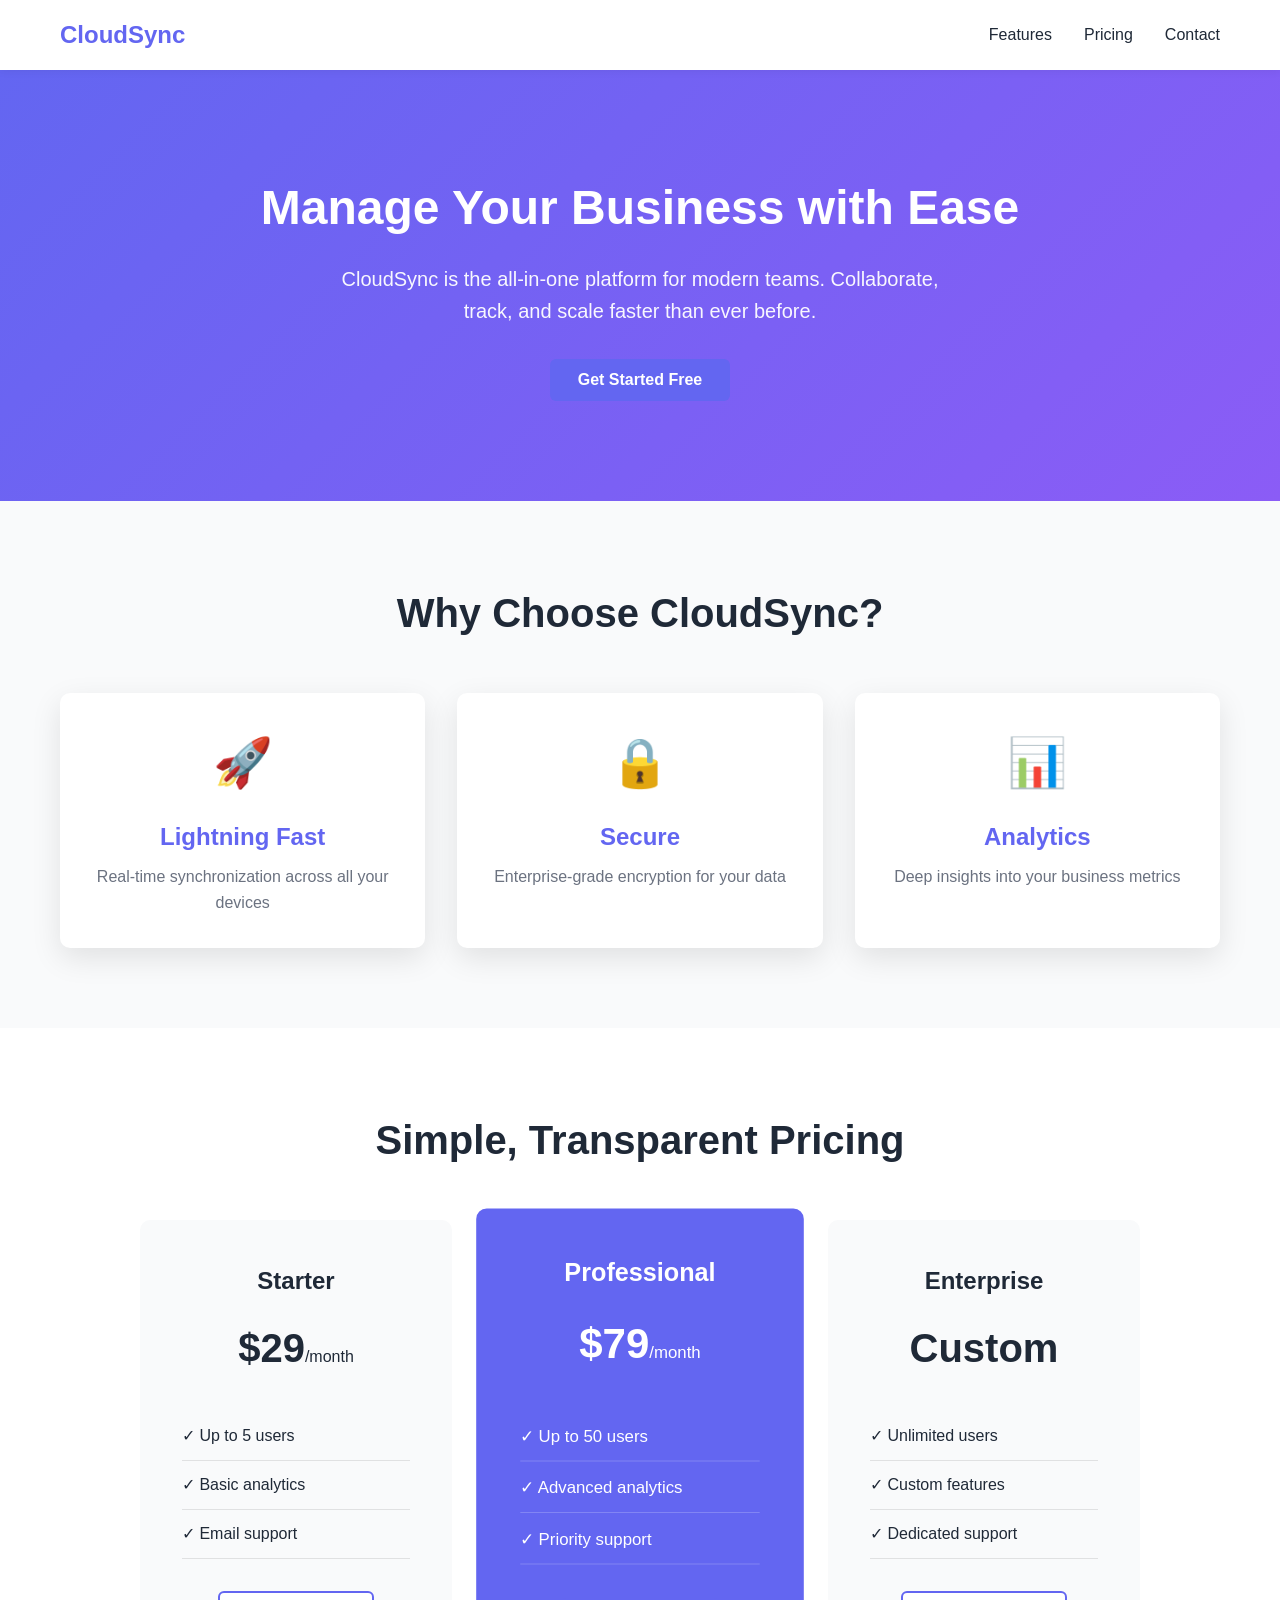
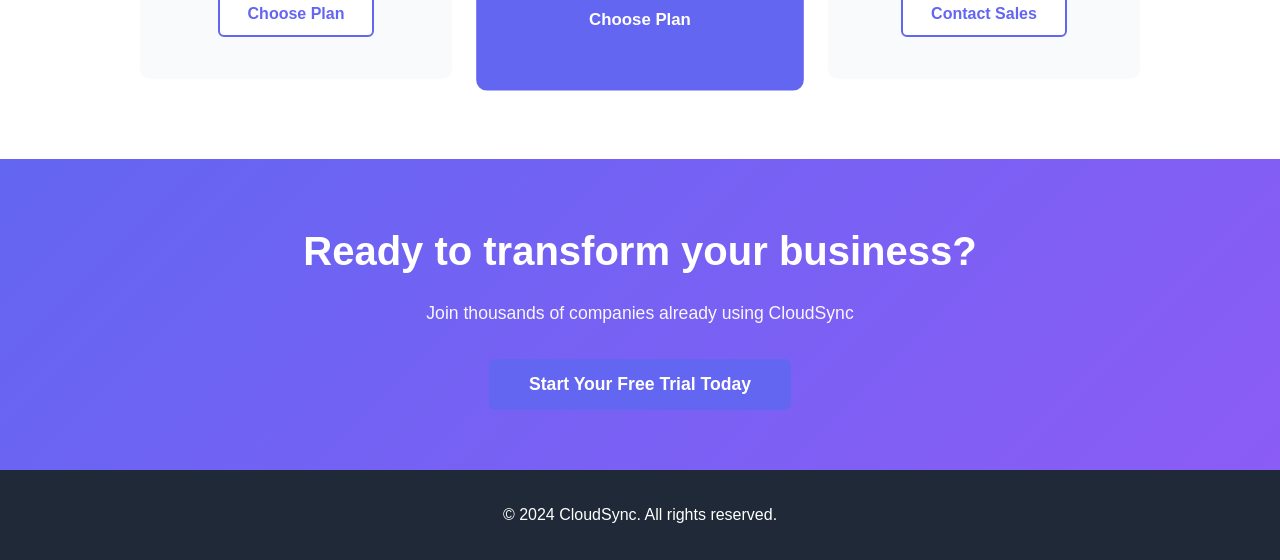
<file: Section 4/index.html>
<!DOCTYPE html>
<html lang="en">
<head>
    <meta charset="UTF-8">
    <meta name="viewport" content="width=device-width, initial-scale=1.0">
    <title>CloudSync - Modern SaaS Platform</title>
    <link rel="stylesheet" href="style.css">
</head>
<body>
    <!-- Navigation -->
    <nav class="navbar">
        <div class="container">
            <div class="logo">CloudSync</div>
            <ul class="nav-links">
                <li><a href="#features">Features</a></li>
                <li><a href="#pricing">Pricing</a></li>
                <li><a href="#contact">Contact</a></li>
            </ul>
        </div>
    </nav>

    <!-- Hero Section -->
    <section class="hero">
        <div class="container">
            <div class="hero-content">
                <h1>Manage Your Business with Ease</h1>
                <p>CloudSync is the all-in-one platform for modern teams. Collaborate, track, and scale faster than ever before.</p>
                <button class="btn btn-primary">Get Started Free</button>
            </div>
        </div>
    </section>

    <!-- Features Section -->
    <section id="features" class="features">
        <div class="container">
            <h2>Why Choose CloudSync?</h2>
            <div class="features-grid">
                <div class="feature-card">
                    <div class="feature-icon">🚀</div>
                    <h3>Lightning Fast</h3>
                    <p>Real-time synchronization across all your devices</p>
                </div>
                <div class="feature-card">
                    <div class="feature-icon">🔒</div>
                    <h3>Secure</h3>
                    <p>Enterprise-grade encryption for your data</p>
                </div>
                <div class="feature-card">
                    <div class="feature-icon">📊</div>
                    <h3>Analytics</h3>
                    <p>Deep insights into your business metrics</p>
                </div>
            </div>
        </div>
    </section>

    <!-- Pricing Section -->
    <section id="pricing" class="pricing">
        <div class="container">
            <h2>Simple, Transparent Pricing</h2>
            <div class="pricing-grid">
                <div class="pricing-card">
                    <h3>Starter</h3>
                    <p class="price">$29<span>/month</span></p>
                    <ul class="features-list">
                        <li>✓ Up to 5 users</li>
                        <li>✓ Basic analytics</li>
                        <li>✓ Email support</li>
                    </ul>
                    <button class="btn btn-secondary">Choose Plan</button>
                </div>
                <div class="pricing-card featured">
                    <h3>Professional</h3>
                    <p class="price">$79<span>/month</span></p>
                    <ul class="features-list">
                        <li>✓ Up to 50 users</li>
                        <li>✓ Advanced analytics</li>
                        <li>✓ Priority support</li>
                    </ul>
                    <button class="btn btn-primary">Choose Plan</button>
                </div>
                <div class="pricing-card">
                    <h3>Enterprise</h3>
                    <p class="price">Custom</p>
                    <ul class="features-list">
                        <li>✓ Unlimited users</li>
                        <li>✓ Custom features</li>
                        <li>✓ Dedicated support</li>
                    </ul>
                    <button class="btn btn-secondary">Contact Sales</button>
                </div>
            </div>
        </div>
    </section>

    <!-- CTA Section -->
    <section class="cta">
        <div class="container">
            <h2>Ready to transform your business?</h2>
            <p>Join thousands of companies already using CloudSync</p>
            <button class="btn btn-primary btn-large">Start Your Free Trial Today</button>
        </div>
    </section>

    <!-- Footer -->
    <footer class="footer">
        <div class="container">
            <p>&copy; 2024 CloudSync. All rights reserved.</p>
        </div>
    </footer>
</body>
</html>
</file>
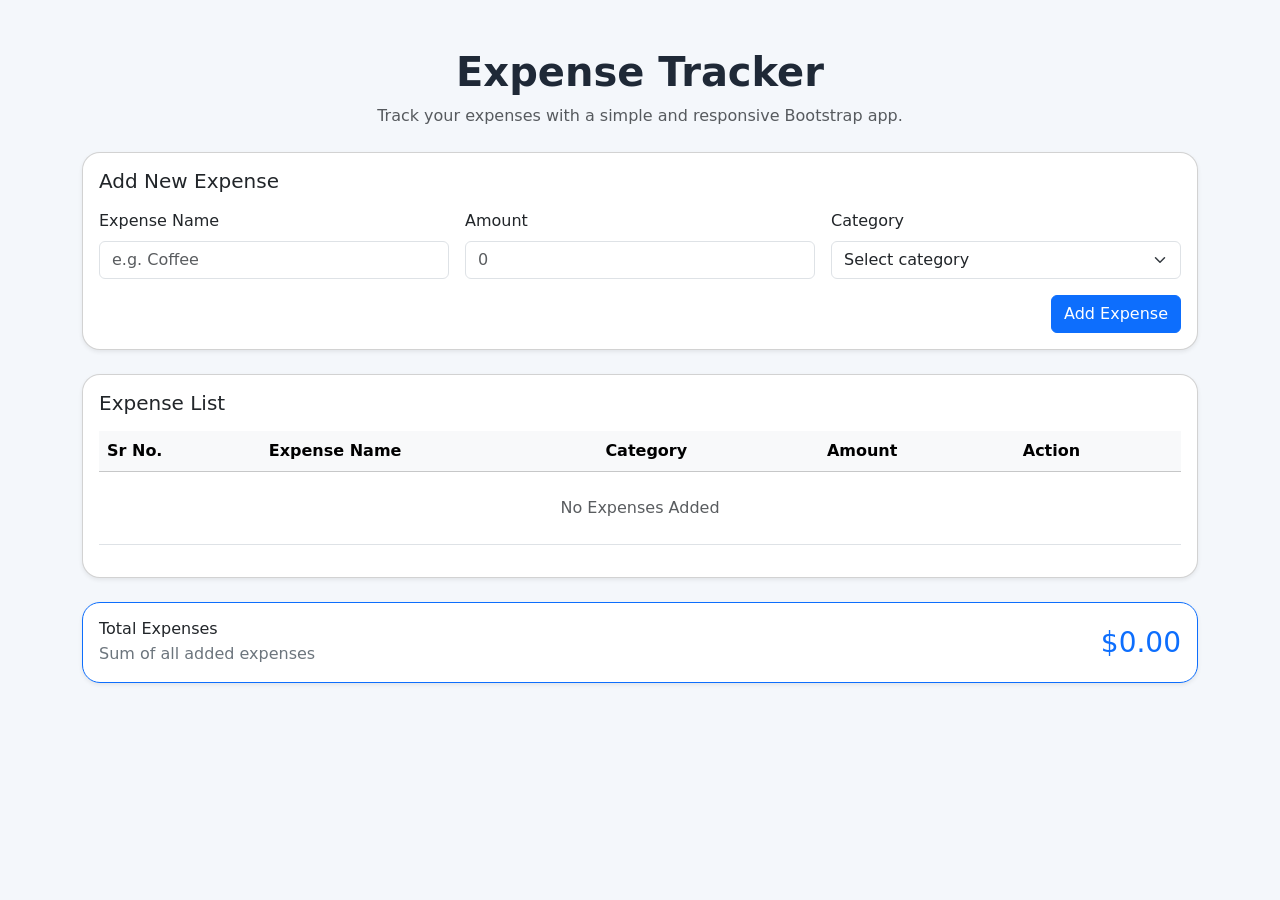
<file: JS/Expense tracker JS/index.html>
<!DOCTYPE html>
<html lang="en">
  <head>
    <meta charset="UTF-8" />
    <meta name="viewport" content="width=device-width, initial-scale=1.0" />
    <title>Expense Tracker</title>
    <link href="https://cdn.jsdelivr.net/npm/bootstrap@5.3.3/dist/css/bootstrap.min.css" rel="stylesheet" />
    <link rel="stylesheet" href="style.css" />
  </head>
  <body>
    <main class="container py-5">
      <div class="text-center mb-4">
        <h1 class="fw-bold">Expense Tracker</h1>
        <p class="text-muted">Track your expenses with a simple and responsive Bootstrap app.</p>
      </div>

      <div class="card shadow-sm mb-4">
        <div class="card-body">
          <h5 class="card-title mb-3">Add New Expense</h5>
          <form id="expense-form" class="row g-3">
            <div class="col-md-4">
              <label for="expense-name" class="form-label">Expense Name</label>
              <input type="text" class="form-control" id="expense-name" placeholder="e.g. Coffee" />
            </div>
            <div class="col-md-4">
              <label for="expense-amount" class="form-label">Amount</label>
              <input type="number" class="form-control" id="expense-amount" placeholder="0" min="0" />
            </div>
            <div class="col-md-4">
              <label for="expense-category" class="form-label">Category</label>
              <select class="form-select" id="expense-category">
                <option value="" selected>Select category</option>
                <option value="Food">Food</option>
                <option value="Travel">Travel</option>
                <option value="Shopping">Shopping</option>
                <option value="Bills">Bills</option>
                <option value="Other">Other</option>
              </select>
            </div>
            <div class="col-12 text-end">
              <button type="submit" class="btn btn-primary">Add Expense</button>
            </div>
          </form>
        </div>
      </div>

      <div id="alert-container" class="mb-3"></div>

      <div class="card shadow-sm mb-4">
        <div class="card-body">
          <h5 class="card-title mb-3">Expense List</h5>
          <div class="table-responsive">
            <table class="table table-hover align-middle">
              <thead class="table-light">
                <tr>
                  <th scope="col">Sr No.</th>
                  <th scope="col">Expense Name</th>
                  <th scope="col">Category</th>
                  <th scope="col">Amount</th>
                  <th scope="col">Action</th>
                </tr>
              </thead>
              <tbody id="expense-table-body">
                <tr>
                  <td colspan="5" class="text-center text-muted py-4">No Expenses Added</td>
                </tr>
              </tbody>
            </table>
          </div>
        </div>
      </div>

      <div class="card border-primary shadow-sm">
        <div class="card-body d-flex justify-content-between align-items-center">
          <div>
            <h6 class="mb-1">Total Expenses</h6>
            <p class="mb-0 text-secondary">Sum of all added expenses</p>
          </div>
          <h3 class="mb-0 text-primary" id="total-amount">$0.00</h3>
        </div>
      </div>
    </main>

    <script src="script.js"></script>
  </body>
</html>
</file>
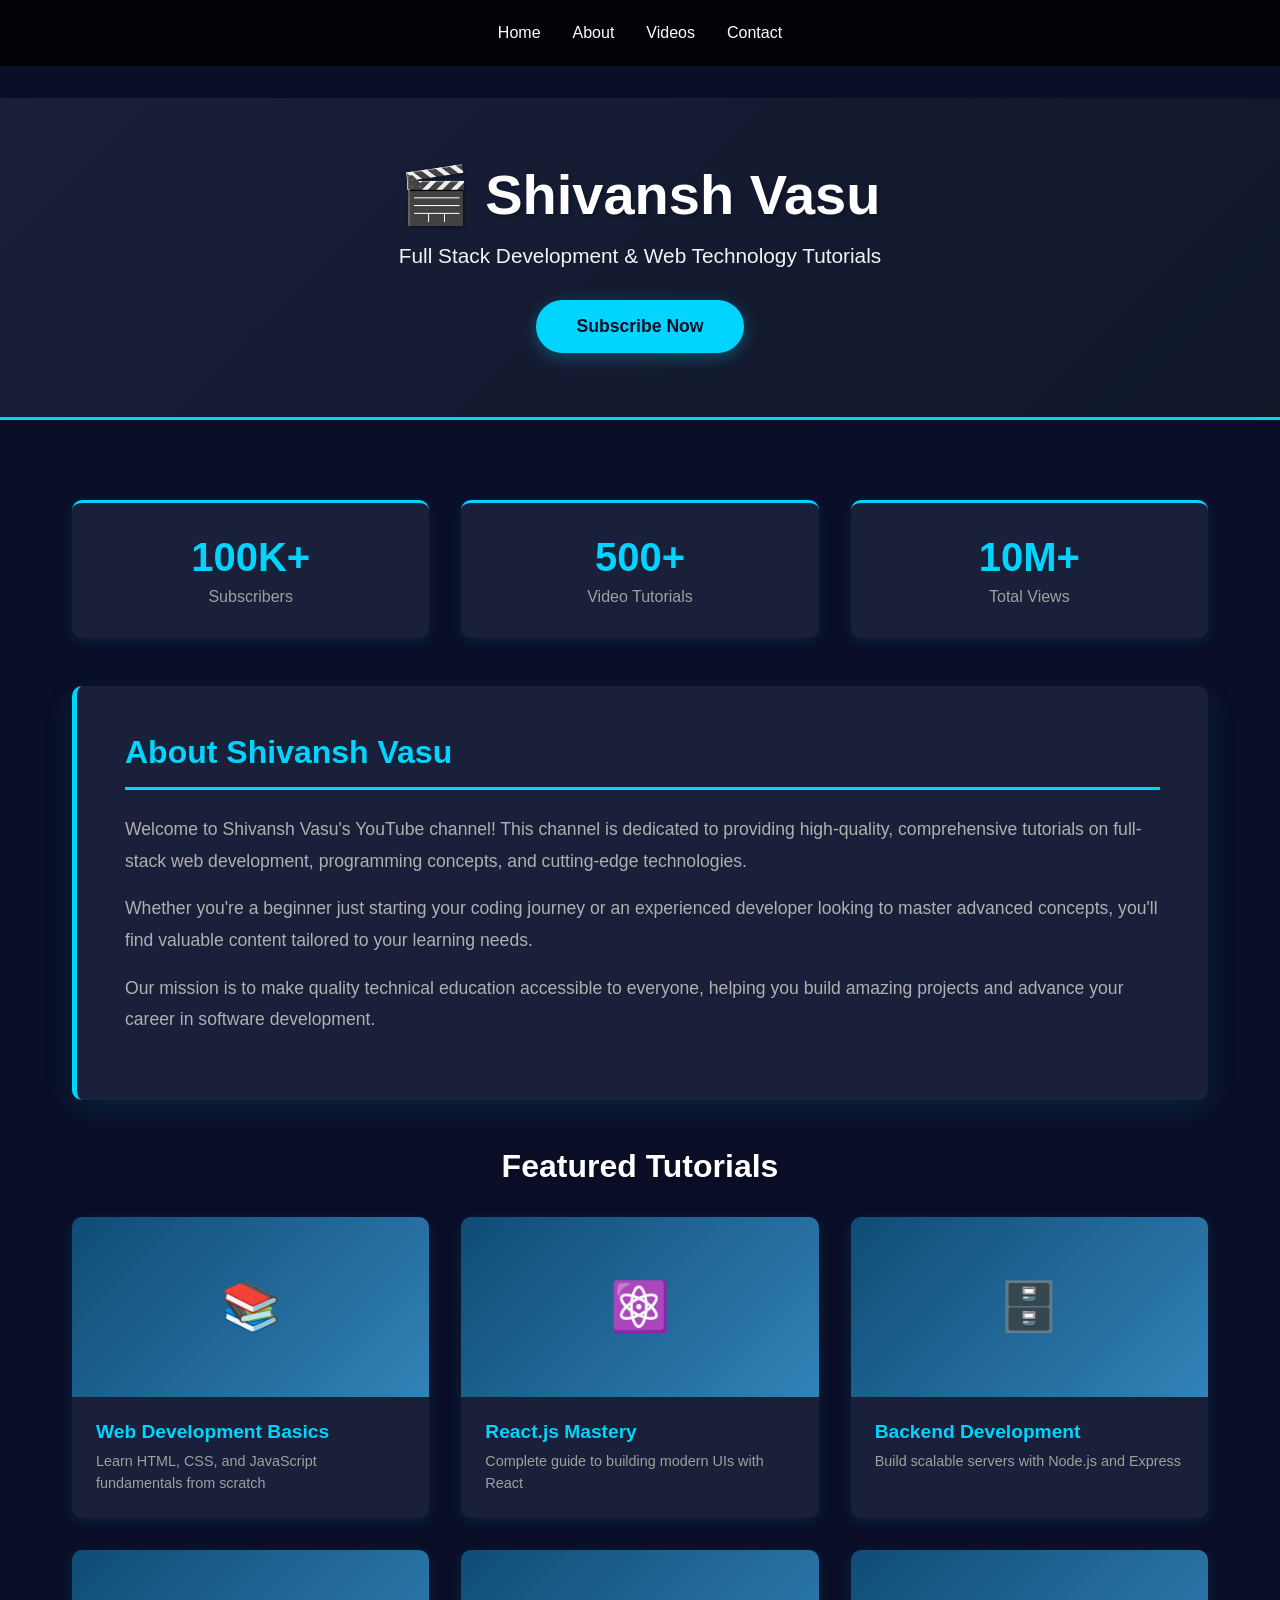
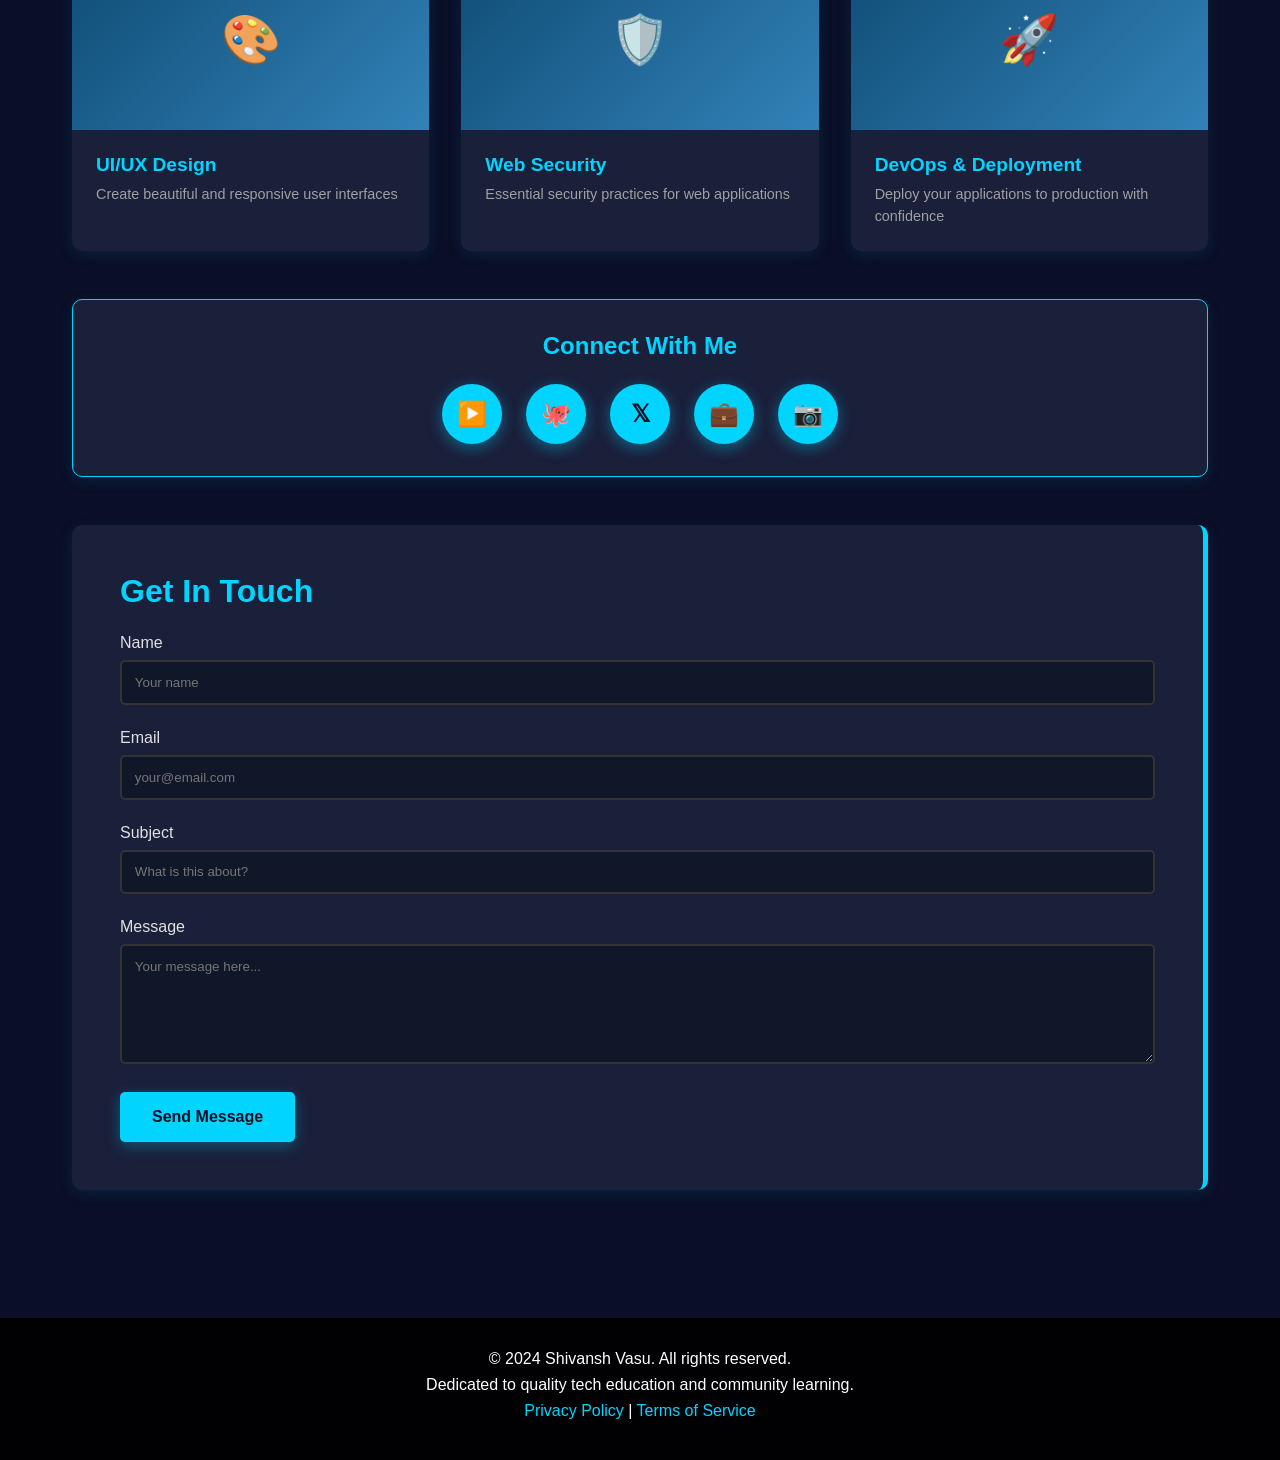
<file: shivansh-vasu-yt.html>
<!DOCTYPE html>
<html lang="en">
<head>
    <meta charset="UTF-8">
    <meta name="viewport" content="width=device-width, initial-scale=1.0">
    <title>Shivansh Vasu - YouTube Channel</title>
    <style>
        * {
            margin: 0;
            padding: 0;
            box-sizing: border-box;
        }

        body {
            font-family: 'Segoe UI', Tahoma, Geneva, Verdana, sans-serif;
            background: #0a0e27;
            min-height: 100vh;
            color: #e0e0e0;
        }

        /* Navigation */
        nav {
            background: rgba(0, 0, 0, 0.8);
            padding: 1rem 2rem;
            position: sticky;
            top: 0;
            z-index: 100;
            backdrop-filter: blur(10px);
            padding-top: 1.5rem;
            padding-bottom: 1.5rem;
        }

        nav ul {
            list-style: none;
            display: flex;
            justify-content: center;
            gap: 2rem;
            max-width: 1200px;
            margin: 0 auto;
        }

        nav a {
            color: #fff;
            text-decoration: none;
            font-weight: 500;
            transition: color 0.3s ease;
        }

        nav a:hover {
            color: #00d4ff;
        }

        /* Header Section */
        .header {
            background: linear-gradient(135deg, #1a1f3a 0%, #0f1729 100%);
            color: white;
            padding: 4rem 2rem;
            text-align: center;
            margin-top: 2rem;
            border-bottom: 3px solid #00d4ff;
        }

        .header h1 {
            font-size: 3.5rem;
            margin-bottom: 1rem;
            text-shadow: 2px 2px 4px rgba(0, 0, 0, 0.3);
            animation: slideDown 0.8s ease;
        }

        @keyframes slideDown {
            from {
                opacity: 0;
                transform: translateY(-30px);
            }
            to {
                opacity: 1;
                transform: translateY(0);
            }
        }

        .header p {
            font-size: 1.3rem;
            margin-bottom: 2rem;
            opacity: 0.95;
        }

        .subscribe-btn {
            background: #00d4ff;
            color: #0a0e27;
            border: none;
            padding: 1rem 2.5rem;
            font-size: 1.1rem;
            border-radius: 50px;
            cursor: pointer;
            transition: all 0.3s ease;
            font-weight: bold;
            box-shadow: 0 4px 15px rgba(0, 212, 255, 0.3);
        }

        .subscribe-btn:hover {
            background: #00a8cc;
            transform: translateY(-3px);
            box-shadow: 0 6px 20px rgba(0, 212, 255, 0.5);
        }

        /* Container */
        .container {
            max-width: 1200px;
            margin: 0 auto;
            padding: 2rem;
        }

        /* About Section */
        .about {
            background: #1a1f3a;
            padding: 3rem;
            border-radius: 10px;
            margin: 3rem 0;
            box-shadow: 0 8px 32px rgba(0, 212, 255, 0.1);
            animation: fadeIn 1s ease;
            border-left: 5px solid #00d4ff;
        }

        @keyframes fadeIn {
            from {
                opacity: 0;
                transform: translateY(20px);
            }
            to {
                opacity: 1;
                transform: translateY(0);
            }
        }

        .about h2 {
            color: #00d4ff;
            font-size: 2rem;
            margin-bottom: 1.5rem;
            border-bottom: 3px solid #00d4ff;
            padding-bottom: 1rem;
        }

        .about p {
            font-size: 1.1rem;
            line-height: 1.8;
            color: #b0b0b0;
            margin-bottom: 1rem;
        }

        /* Stats Section */
        .stats {
            display: grid;
            grid-template-columns: repeat(auto-fit, minmax(250px, 1fr));
            gap: 2rem;
            margin: 3rem 0;
        }

        .stat-card {
            background: #1a1f3a;
            padding: 2rem;
            border-radius: 10px;
            text-align: center;
            box-shadow: 0 4px 15px rgba(0, 212, 255, 0.1);
            transition: transform 0.3s ease, box-shadow 0.3s ease;
            border-top: 3px solid #00d4ff;
        }

        .stat-card:hover {
            transform: translateY(-10px);
            box-shadow: 0 8px 25px rgba(0, 212, 255, 0.25);
        }

        .stat-card h3 {
            color: #00d4ff;
            font-size: 2.5rem;
            margin-bottom: 0.5rem;
        }

        .stat-card p {
            color: #a0a0a0;
            font-size: 1rem;
        }

        /* Videos Section */
        .videos {
            margin: 3rem 0;
        }

        .videos h2 {
            color: white;
            font-size: 2rem;
            margin-bottom: 2rem;
            text-align: center;
            text-shadow: 2px 2px 4px rgba(0, 0, 0, 0.3);
        }

        .video-grid {
            display: grid;
            grid-template-columns: repeat(auto-fit, minmax(300px, 1fr));
            gap: 2rem;
        }

        .video-card {
            background: #1a1f3a;
            border-radius: 10px;
            overflow: hidden;
            box-shadow: 0 4px 15px rgba(0, 212, 255, 0.1);
            transition: transform 0.3s ease, box-shadow 0.3s ease;
            cursor: pointer;
        }

        .video-card:hover {
            transform: translateY(-10px);
            box-shadow: 0 8px 25px rgba(0, 212, 255, 0.3);
        }

        .video-thumbnail {
            width: 100%;
            height: 180px;
            background: linear-gradient(135deg, #0f4c75 0%, #3282b8 100%);
            display: flex;
            align-items: center;
            justify-content: center;
            font-size: 3rem;
            color: white;
        }

        .video-info {
            padding: 1.5rem;
        }

        .video-info h3 {
            color: #00d4ff;
            margin-bottom: 0.5rem;
            font-size: 1.2rem;
        }

        .video-info p {
            color: #a0a0a0;
            font-size: 0.9rem;
            line-height: 1.5;
        }

        /* Social Links */
        .social {
            text-align: center;
            margin: 3rem 0;
            padding: 2rem;
            background: #1a1f3a;
            border-radius: 10px;
            box-shadow: 0 4px 15px rgba(0, 212, 255, 0.1);
            border: 1px solid #00d4ff;
        }

        .social h2 {
            color: #00d4ff;
            margin-bottom: 1.5rem;
        }

        .social-links {
            display: flex;
            justify-content: center;
            gap: 1.5rem;
            flex-wrap: wrap;
        }

        .social-link {
            width: 60px;
            height: 60px;
            border-radius: 50%;
            background: #00d4ff;
            display: flex;
            align-items: center;
            justify-content: center;
            color: #0a0e27;
            text-decoration: none;
            font-size: 1.5rem;
            transition: transform 0.3s ease;
            box-shadow: 0 4px 15px rgba(0, 212, 255, 0.4);
            font-weight: bold;
        }

        .social-link:hover {
            transform: scale(1.1) rotate(10deg);
            box-shadow: 0 6px 20px rgba(0, 212, 255, 0.6);
        }

        /* Contact Form */
        .contact {
            background: #1a1f3a;
            padding: 3rem;
            border-radius: 10px;
            margin: 3rem 0;
            box-shadow: 0 4px 15px rgba(0, 212, 255, 0.1);
            border-right: 5px solid #00d4ff;
        }

        .contact h2 {
            color: #00d4ff;
            margin-bottom: 1.5rem;
            font-size: 2rem;
        }

        .form-group {
            margin-bottom: 1.5rem;
        }

        .form-group label {
            display: block;
            color: #e0e0e0;
            margin-bottom: 0.5rem;
            font-weight: 500;
        }

        .form-group input,
        .form-group textarea {
            width: 100%;
            padding: 0.8rem;
            border: 2px solid #333;
            border-radius: 5px;
            font-family: inherit;
            transition: border-color 0.3s ease;
            background: #0f1729;
            color: #e0e0e0;
        }

        .form-group input:focus,
        .form-group textarea:focus {
            outline: none;
            border-color: #00d4ff;
            box-shadow: 0 0 10px rgba(0, 212, 255, 0.2);
        }

        .form-group textarea {
            resize: vertical;
            min-height: 120px;
        }

        .submit-btn {
            background: #00d4ff;
            color: #0a0e27;
            border: none;
            padding: 1rem 2rem;
            border-radius: 5px;
            cursor: pointer;
            font-size: 1rem;
            font-weight: bold;
            transition: transform 0.3s ease, box-shadow 0.3s ease;
            box-shadow: 0 4px 15px rgba(0, 212, 255, 0.3);
        }

        .submit-btn:hover {
            transform: translateY(-3px);
            box-shadow: 0 6px 20px rgba(0, 212, 255, 0.5);
        }

        /* Footer */
        footer {
            background: rgba(0, 0, 0, 0.9);
            color: white;
            text-align: center;
            padding: 2rem;
            margin-top: 3rem;
        }

        footer p {
            margin-bottom: 0.5rem;
        }

        footer a {
            color: #00d4ff;
            text-decoration: none;
            transition: color 0.3s ease;
        }

        footer a:hover {
            color: #ffffff;
        }

        /* Responsive */
        @media (max-width: 768px) {
            nav ul {
                flex-direction: column;
                gap: 1rem;
            }

            .header h1 {
                font-size: 2rem;
            }

            .header p {
                font-size: 1rem;
            }

            .about, .contact, .social {
                padding: 1.5rem;
            }

            .stats {
                grid-template-columns: 1fr;
            }
        }
    </style>
</head>
<body>
    <!-- Navigation -->
    <nav>
        <ul>
            <li><a href="#home">Home</a></li>
            <li><a href="#about">About</a></li>
            <li><a href="#videos">Videos</a></li>
            <li><a href="#contact">Contact</a></li>
        </ul>
    </nav>

    <!-- Header -->
    <section class="header" id="home">
        <h1>🎬 Shivansh Vasu</h1>
        <p>Full Stack Development & Web Technology Tutorials</p>
        <button class="subscribe-btn" onclick="alert('Subscribe to the channel!')">Subscribe Now</button>
    </section>

    <!-- Main Container -->
    <div class="container">
        <!-- Stats Section -->
        <section class="stats">
            <div class="stat-card">
                <h3>100K+</h3>
                <p>Subscribers</p>
            </div>
            <div class="stat-card">
                <h3>500+</h3>
                <p>Video Tutorials</p>
            </div>
            <div class="stat-card">
                <h3>10M+</h3>
                <p>Total Views</p>
            </div>
        </section>

        <!-- About Section -->
        <section class="about" id="about">
            <h2>About Shivansh Vasu</h2>
            <p>
                Welcome to Shivansh Vasu's YouTube channel! This channel is dedicated to providing high-quality, 
                comprehensive tutorials on full-stack web development, programming concepts, and cutting-edge technologies.
            </p>
            <p>
                Whether you're a beginner just starting your coding journey or an experienced developer looking to 
                master advanced concepts, you'll find valuable content tailored to your learning needs.
            </p>
            <p>
                Our mission is to make quality technical education accessible to everyone, helping you build amazing 
                projects and advance your career in software development.
            </p>
        </section>

        <!-- Videos Section -->
        <section class="videos" id="videos">
            <h2>Featured Tutorials</h2>
            <div class="video-grid">
                <div class="video-card">
                    <div class="video-thumbnail">📚</div>
                    <div class="video-info">
                        <h3>Web Development Basics</h3>
                        <p>Learn HTML, CSS, and JavaScript fundamentals from scratch</p>
                    </div>
                </div>
                <div class="video-card">
                    <div class="video-thumbnail">⚛️</div>
                    <div class="video-info">
                        <h3>React.js Mastery</h3>
                        <p>Complete guide to building modern UIs with React</p>
                    </div>
                </div>
                <div class="video-card">
                    <div class="video-thumbnail">🗄️</div>
                    <div class="video-info">
                        <h3>Backend Development</h3>
                        <p>Build scalable servers with Node.js and Express</p>
                    </div>
                </div>
                <div class="video-card">
                    <div class="video-thumbnail">🎨</div>
                    <div class="video-info">
                        <h3>UI/UX Design</h3>
                        <p>Create beautiful and responsive user interfaces</p>
                    </div>
                </div>
                <div class="video-card">
                    <div class="video-thumbnail">🛡️</div>
                    <div class="video-info">
                        <h3>Web Security</h3>
                        <p>Essential security practices for web applications</p>
                    </div>
                </div>
                <div class="video-card">
                    <div class="video-thumbnail">🚀</div>
                    <div class="video-info">
                        <h3>DevOps & Deployment</h3>
                        <p>Deploy your applications to production with confidence</p>
                    </div>
                </div>
            </div>
        </section>

        <!-- Social Links -->
        <section class="social">
            <h2>Connect With Me</h2>
            <div class="social-links">
                <a href="#" class="social-link" title="YouTube">▶️</a>
                <a href="#" class="social-link" title="GitHub">🐙</a>
                <a href="#" class="social-link" title="Twitter">𝕏</a>
                <a href="#" class="social-link" title="LinkedIn">💼</a>
                <a href="#" class="social-link" title="Instagram">📷</a>
            </div>
        </section>

        <!-- Contact Section -->
        <section class="contact" id="contact">
            <h2>Get In Touch</h2>
            <form onsubmit="handleSubmit(event)">
                <div class="form-group">
                    <label for="name">Name</label>
                    <input type="text" id="name" required placeholder="Your name">
                </div>
                <div class="form-group">
                    <label for="email">Email</label>
                    <input type="email" id="email" required placeholder="your@email.com">
                </div>
                <div class="form-group">
                    <label for="subject">Subject</label>
                    <input type="text" id="subject" required placeholder="What is this about?">
                </div>
                <div class="form-group">
                    <label for="message">Message</label>
                    <textarea id="message" required placeholder="Your message here..."></textarea>
                </div>
                <button type="submit" class="submit-btn">Send Message</button>
            </form>
        </section>
    </div>

    <!-- Footer -->
    <footer>
        <p>&copy; 2024 Shivansh Vasu. All rights reserved.</p>
        <p>Dedicated to quality tech education and community learning.</p>
        <p><a href="#">Privacy Policy</a> | <a href="#">Terms of Service</a></p>
    </footer>

    <script>
        function handleSubmit(event) {
            event.preventDefault();
            const name = document.getElementById('name').value;
            alert(`Thank you, ${name}! Your message has been received.`);
            event.target.reset();
        }
    </script>
</body>
</html>
</file>
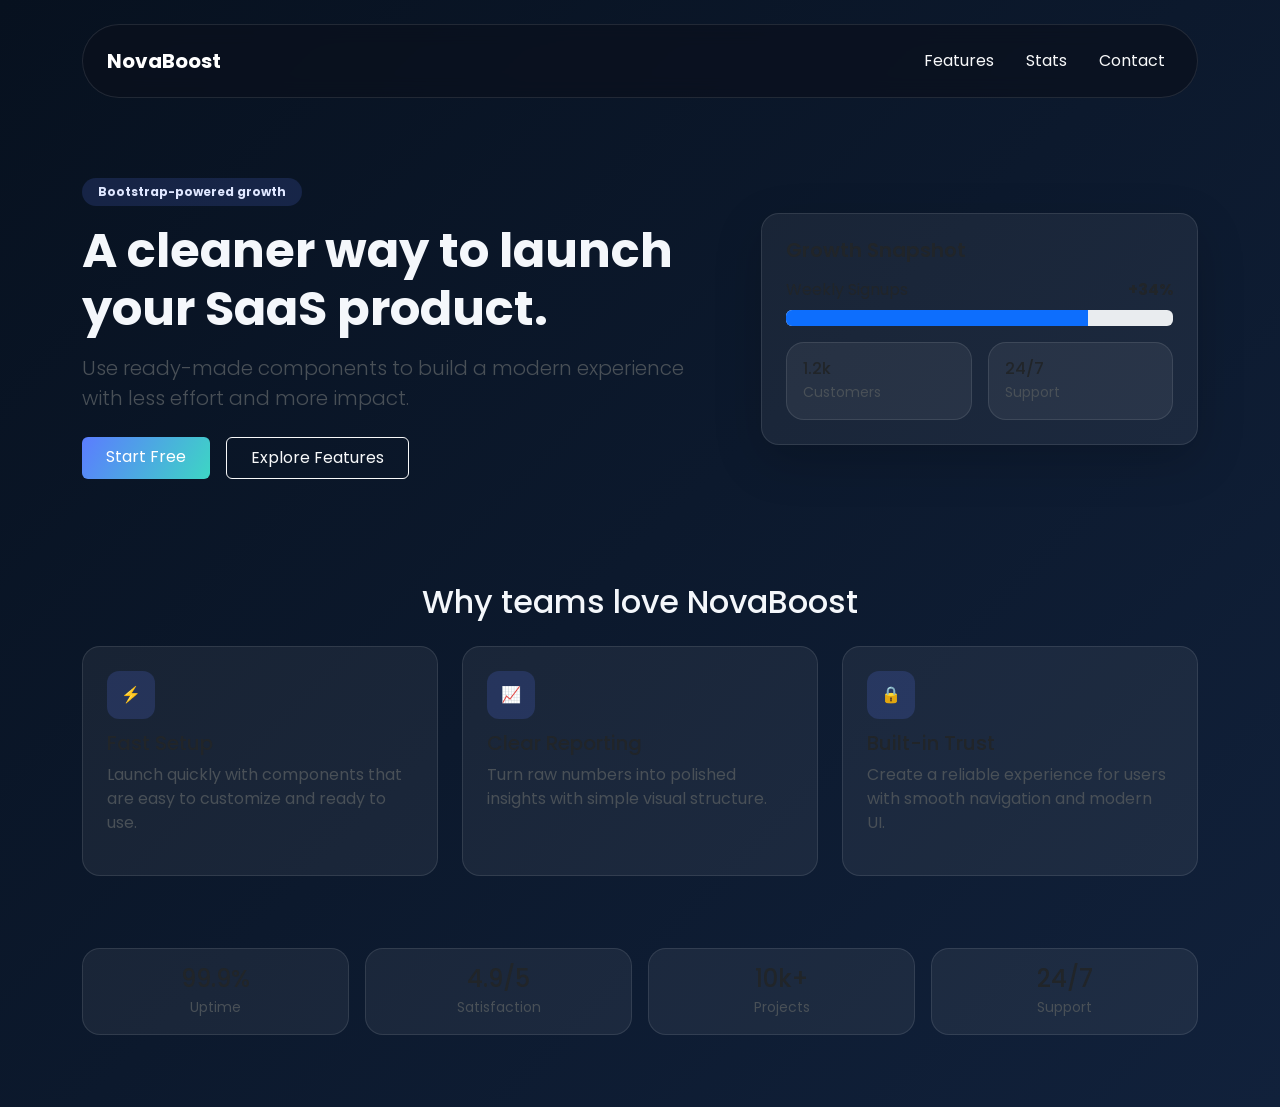
<file: CSS/landing-page-saas-bootstrap.html>
<!DOCTYPE html>
<html lang="en">
  <head>
    <meta charset="UTF-8" />
    <meta name="viewport" content="width=device-width, initial-scale=1.0" />
    <title>Bootstrap SaaS Demo</title>
    <link href="https://cdn.jsdelivr.net/npm/bootstrap@5.3.3/dist/css/bootstrap.min.css" rel="stylesheet" />
    <link rel="preconnect" href="https://fonts.googleapis.com" />
    <link rel="preconnect" href="https://fonts.gstatic.com" crossorigin />
    <link href="https://fonts.googleapis.com/css2?family=Poppins:wght@400;500;600;700&display=swap" rel="stylesheet" />
    <style>
      body {
        font-family: 'Poppins', sans-serif;
        background: linear-gradient(135deg, #07111f 0%, #11213b 100%);
        color: #f4f7fb;
      }

      .navbar {
        border: 1px solid rgba(255,255,255,0.1);
        border-radius: 999px;
        background: rgba(10, 17, 29, 0.7);
        backdrop-filter: blur(10px);
      }

      .btn-primary {
        background: linear-gradient(120deg, #5b7cff, #3dd6c4);
        border: none;
      }

      .card {
        background: rgba(255,255,255,0.06);
        border: 1px solid rgba(255,255,255,0.1);
        border-radius: 18px;
      }

      .hero-section {
        padding: 80px 0;
      }

      .feature-icon {
        width: 48px;
        height: 48px;
        display: grid;
        place-items: center;
        border-radius: 12px;
        background: rgba(93, 124, 255, 0.18);
        color: #dfe7ff;
        margin-bottom: 12px;
      }
    </style>
  </head>
  <body>
    <div class="container py-4">
      <nav class="navbar navbar-expand-lg px-4 py-3">
        <a class="navbar-brand text-white fw-bold" href="#">NovaBoost</a>
        <button class="navbar-toggler" type="button" data-bs-toggle="collapse" data-bs-target="#navMenu">
          <span class="navbar-toggler-icon"></span>
        </button>
        <div class="collapse navbar-collapse" id="navMenu">
          <ul class="navbar-nav ms-auto gap-3">
            <li class="nav-item"><a class="nav-link text-light" href="#features">Features</a></li>
            <li class="nav-item"><a class="nav-link text-light" href="#stats">Stats</a></li>
            <li class="nav-item"><a class="nav-link text-light" href="#">Contact</a></li>
          </ul>
        </div>
      </nav>

      <section class="hero-section">
        <div class="row align-items-center g-5">
          <div class="col-lg-7">
            <span class="badge rounded-pill px-3 py-2 mb-3" style="background: rgba(93,124,255,0.16); color: #dfe7ff;">Bootstrap-powered growth</span>
            <h1 class="display-5 fw-bold mb-3">A cleaner way to launch your SaaS product.</h1>
            <p class="lead text-light-emphasis mb-4">
              Use ready-made components to build a modern experience with less effort and more impact.
            </p>
            <div class="d-flex flex-wrap gap-3">
              <a href="#" class="btn btn-primary px-4 py-2">Start Free</a>
              <a href="#features" class="btn btn-outline-light px-4 py-2">Explore Features</a>
            </div>
          </div>
          <div class="col-lg-5">
            <div class="card p-4 shadow-lg">
              <h5 class="fw-semibold mb-3">Growth Snapshot</h5>
              <div class="d-flex justify-content-between mb-2">
                <span>Weekly Signups</span>
                <strong>+34%</strong>
              </div>
              <div class="progress mb-3">
                <div class="progress-bar" style="width: 78%;"></div>
              </div>
              <div class="row g-3">
                <div class="col-6">
                  <div class="card p-3">
                    <h6 class="mb-1">1.2k</h6>
                    <small class="text-light-emphasis">Customers</small>
                  </div>
                </div>
                <div class="col-6">
                  <div class="card p-3">
                    <h6 class="mb-1">24/7</h6>
                    <small class="text-light-emphasis">Support</small>
                  </div>
                </div>
              </div>
            </div>
          </div>
        </div>
      </section>

      <section id="features" class="py-4">
        <h2 class="text-center mb-4">Why teams love NovaBoost</h2>
        <div class="row g-4">
          <div class="col-md-4">
            <div class="card p-4 h-100">
              <div class="feature-icon">⚡</div>
              <h5>Fast Setup</h5>
              <p class="text-light-emphasis">Launch quickly with components that are easy to customize and ready to use.</p>
            </div>
          </div>
          <div class="col-md-4">
            <div class="card p-4 h-100">
              <div class="feature-icon">📈</div>
              <h5>Clear Reporting</h5>
              <p class="text-light-emphasis">Turn raw numbers into polished insights with simple visual structure.</p>
            </div>
          </div>
          <div class="col-md-4">
            <div class="card p-4 h-100">
              <div class="feature-icon">🔒</div>
              <h5>Built-in Trust</h5>
              <p class="text-light-emphasis">Create a reliable experience for users with smooth navigation and modern UI.</p>
            </div>
          </div>
        </div>
      </section>

      <section id="stats" class="py-5">
        <div class="row g-3 text-center">
          <div class="col-md-3 col-6">
            <div class="card p-3">
              <h4 class="mb-1">99.9%</h4>
              <small class="text-light-emphasis">Uptime</small>
            </div>
          </div>
          <div class="col-md-3 col-6">
            <div class="card p-3">
              <h4 class="mb-1">4.9/5</h4>
              <small class="text-light-emphasis">Satisfaction</small>
            </div>
          </div>
          <div class="col-md-3 col-6">
            <div class="card p-3">
              <h4 class="mb-1">10k+</h4>
              <small class="text-light-emphasis">Projects</small>
            </div>
          </div>
          <div class="col-md-3 col-6">
            <div class="card p-3">
              <h4 class="mb-1">24/7</h4>
              <small class="text-light-emphasis">Support</small>
            </div>
          </div>
        </div>
      </section>
    </div>

    <script src="https://cdn.jsdelivr.net/npm/bootstrap@5.3.3/dist/js/bootstrap.bundle.min.js"></script>
  </body>
</html>
</file>
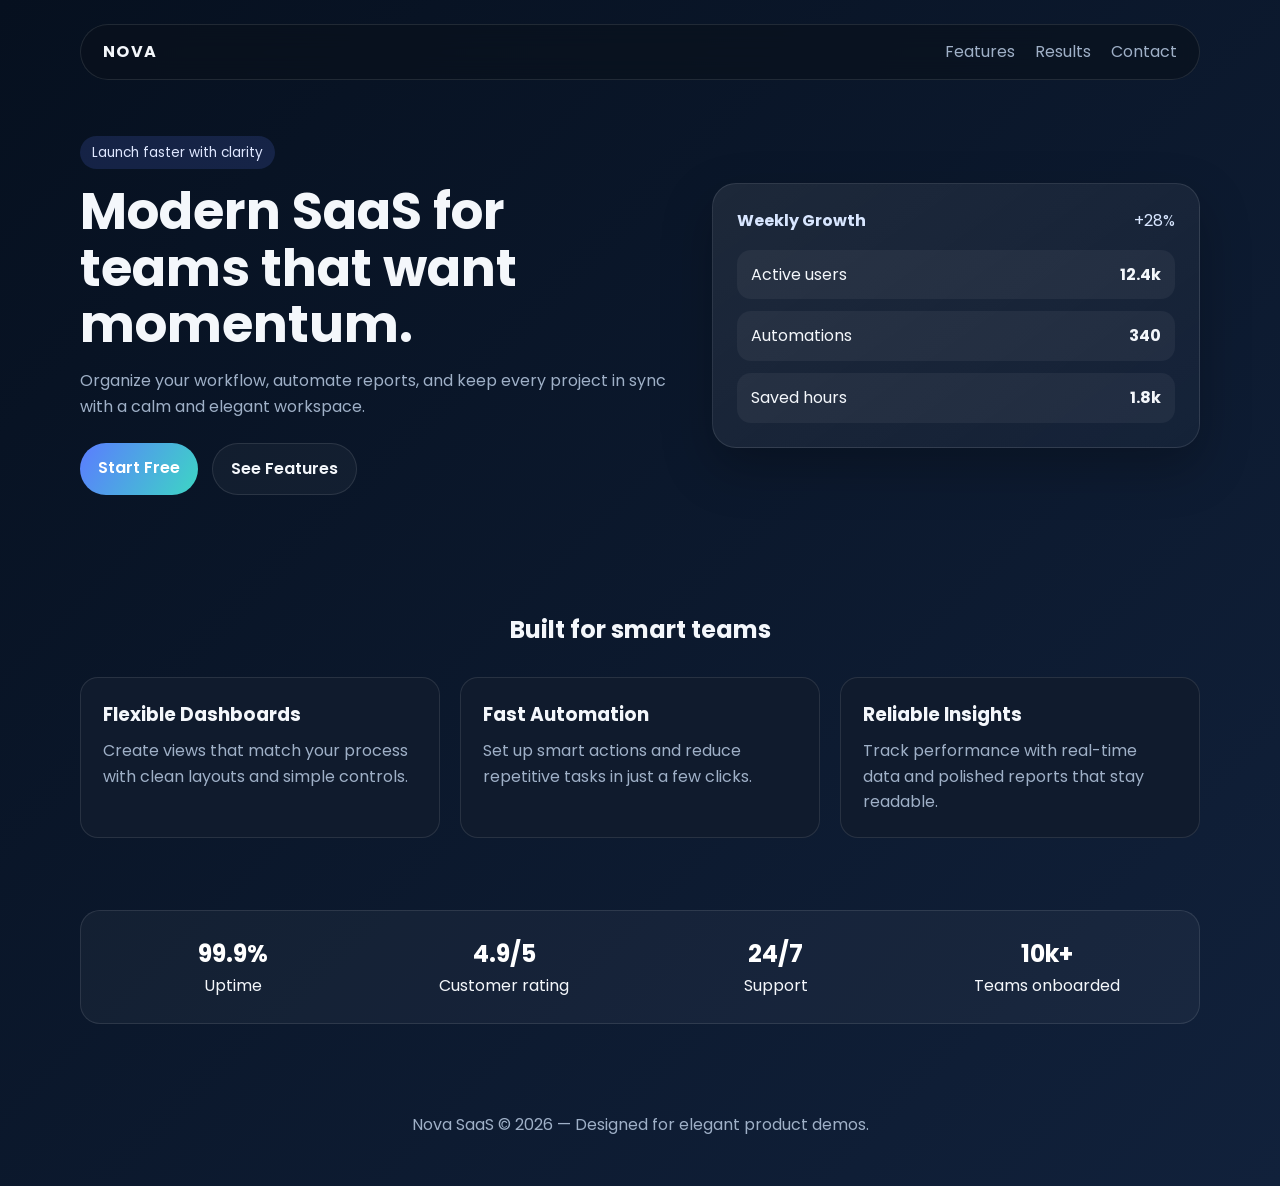
<file: CSS/landing-page-saas.html>
<!DOCTYPE html>
<html lang="en">
  <head>
    <meta charset="UTF-8" />
    <meta name="viewport" content="width=device-width, initial-scale=1.0" />
    <title>Nova SaaS</title>
    <link rel="preconnect" href="https://fonts.googleapis.com" />
    <link rel="preconnect" href="https://fonts.gstatic.com" crossorigin />
    <link
      href="https://fonts.googleapis.com/css2?family=Poppins:wght@400;500;600;700&display=swap"
      rel="stylesheet"
    />
    <link rel="stylesheet" href="styles.css" />
  </head>
  <body>
    <header class="hero">
      <div class="container">
        <nav class="nav">
          <a href="#" class="logo">Nova</a>
          <div class="nav-links">
            <a href="#features">Features</a>
            <a href="#stats">Results</a>
            <a href="#">Contact</a>
          </div>
        </nav>

        <div class="hero-content">
          <div>
            <span class="eyebrow">Launch faster with clarity</span>
            <h1>Modern SaaS for teams that want momentum.</h1>
            <p>
              Organize your workflow, automate reports, and keep every project in sync with a calm and elegant workspace.
            </p>
            <div class="hero-actions">
              <a href="#" class="btn btn-primary">Start Free</a>
              <a href="#features" class="btn btn-secondary">See Features</a>
            </div>
          </div>

          <div class="hero-card">
            <div class="card-top">
              <strong>Weekly Growth</strong>
              <span>+28%</span>
            </div>
            <ul class="metric-list">
              <li><span>Active users</span><strong>12.4k</strong></li>
              <li><span>Automations</span><strong>340</strong></li>
              <li><span>Saved hours</span><strong>1.8k</strong></li>
            </ul>
          </div>
        </div>
      </div>
    </header>

    <main>
      <section class="features" id="features">
        <div class="container">
          <h2 class="section-title">Built for smart teams</h2>
          <div class="features-grid">
            <article class="feature-card">
              <h3>Flexible Dashboards</h3>
              <p>Create views that match your process with clean layouts and simple controls.</p>
            </article>
            <article class="feature-card">
              <h3>Fast Automation</h3>
              <p>Set up smart actions and reduce repetitive tasks in just a few clicks.</p>
            </article>
            <article class="feature-card">
              <h3>Reliable Insights</h3>
              <p>Track performance with real-time data and polished reports that stay readable.</p>
            </article>
          </div>
        </div>
      </section>

      <section class="stats" id="stats">
        <div class="container">
          <div class="stats-grid">
            <div class="stat-box">
              <strong>99.9%</strong>
              <span>Uptime</span>
            </div>
            <div class="stat-box">
              <strong>4.9/5</strong>
              <span>Customer rating</span>
            </div>
            <div class="stat-box">
              <strong>24/7</strong>
              <span>Support</span>
            </div>
            <div class="stat-box">
              <strong>10k+</strong>
              <span>Teams onboarded</span>
            </div>
          </div>
        </div>
      </section>
    </main>

    <footer class="footer">
      <div class="container">
        <p>Nova SaaS © 2026 — Designed for elegant product demos.</p>
      </div>
    </footer>
  </body>
</html>
</file>
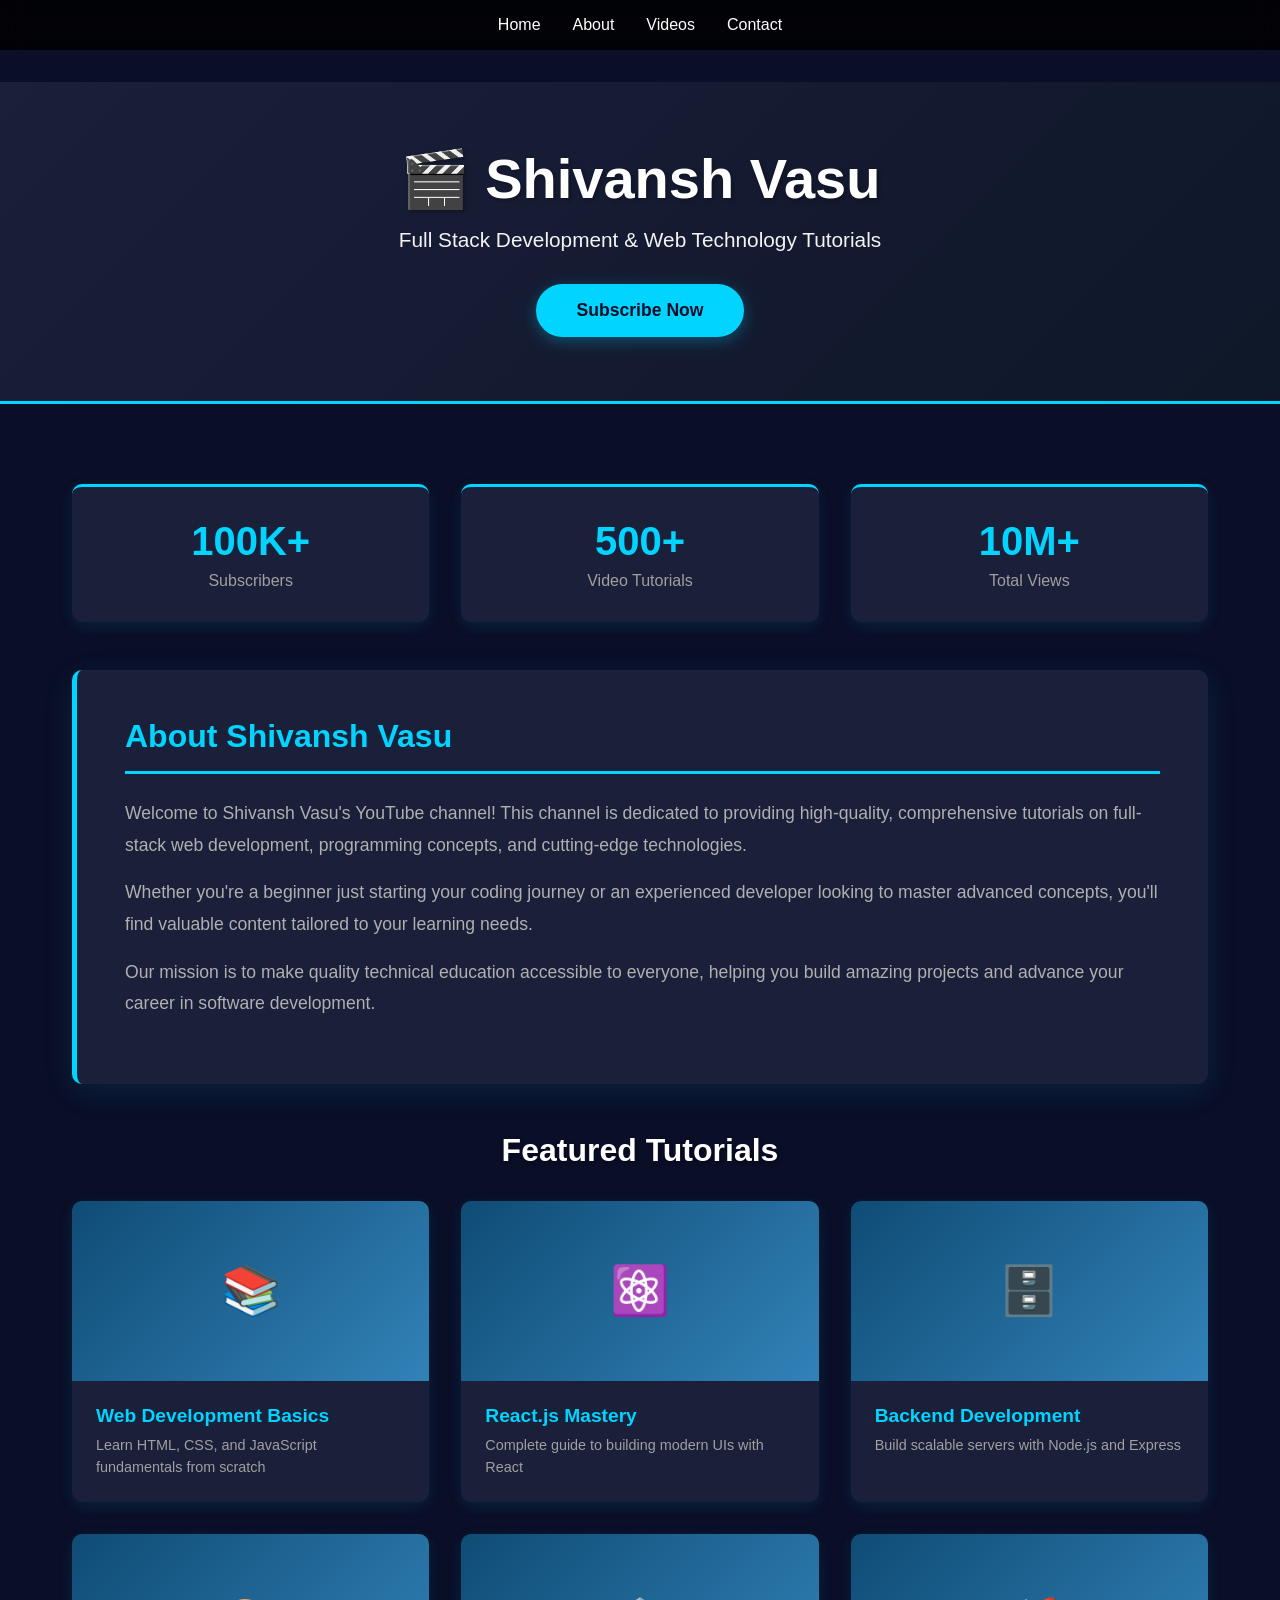
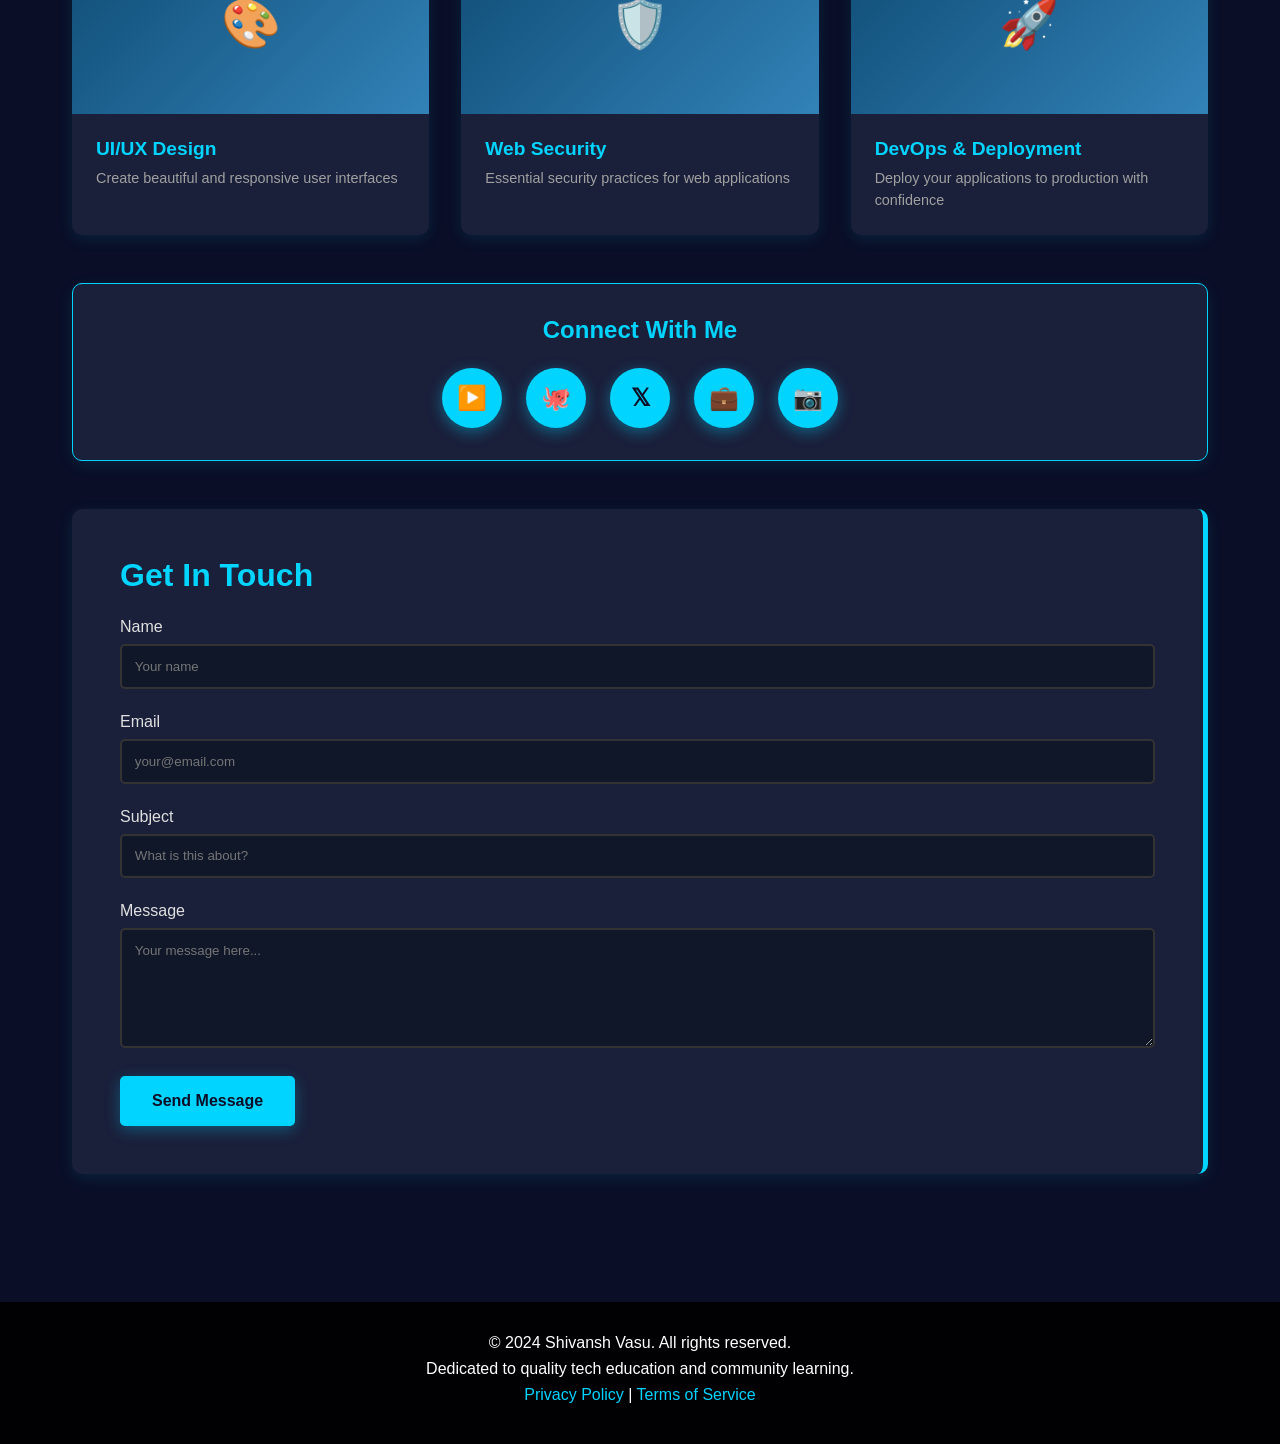
<file: HTML/shivansh-vasu-yt.html>
<!DOCTYPE html>
<html lang="en">
<head>
    <meta charset="UTF-8">
    <meta name="viewport" content="width=device-width, initial-scale=1.0">
    <title>Shivansh Vasu - YouTube Channel</title>
    <style>
        * {
            margin: 0;
            padding: 0;
            box-sizing: border-box;
        }

        body {
            font-family: 'Segoe UI', Tahoma, Geneva, Verdana, sans-serif;
            background: #0a0e27;
            min-height: 100vh;
            color: #e0e0e0;
        }

        /* Navigation */
        nav {
            background: rgba(0, 0, 0, 0.8);
            padding: 1rem 2rem;
            position: sticky;
            top: 0;
            z-index: 100;
            backdrop-filter: blur(10px);
            display: flex;
            justify-content: center;
        
        }

        nav ul {
            list-style: none;
            display: flex;
            justify-content: center;
            gap: 2rem;
            max-width: 1200px;
            margin: 0 auto;
        }

        nav a {
            color: #fff;
            text-decoration: none;
            font-weight: 500;
            transition: color 0.3s ease;
        }

        nav a:hover {
            color: #00d4ff;
        }

        /* Header Section */
        .header {
            background: linear-gradient(135deg, #1a1f3a 0%, #0f1729 100%);
            color: white;
            padding: 4rem 2rem;
            text-align: center;
            margin-top: 2rem;
            border-bottom: 3px solid #00d4ff;
        }

        .header h1 {
            font-size: 3.5rem;
            margin-bottom: 1rem;
            text-shadow: 2px 2px 4px rgba(0, 0, 0, 0.3);
            animation: slideDown 0.8s ease;
        }

        @keyframes slideDown {
            from {
                opacity: 0;
                transform: translateY(-30px);
            }
            to {
                opacity: 1;
                transform: translateY(0);
            }
        }

        .header p {
            font-size: 1.3rem;
            margin-bottom: 2rem;
            opacity: 0.95;
        }

        .subscribe-btn {
            background: #00d4ff;
            color: #0a0e27;
            border: none;
            padding: 1rem 2.5rem;
            font-size: 1.1rem;
            border-radius: 50px;
            cursor: pointer;
            transition: all 0.3s ease;
            font-weight: bold;
            box-shadow: 0 4px 15px rgba(0, 212, 255, 0.3);
        }

        .subscribe-btn:hover {
            background: #00a8cc;
            transform: translateY(-3px);
            box-shadow: 0 6px 20px rgba(0, 212, 255, 0.5);
        }

        /* Container */
        .container {
            max-width: 1200px;
            margin: 0 auto;
            padding: 2rem;
        }

        /* About Section */
        .about {
            background: #1a1f3a;
            padding: 3rem;
            border-radius: 10px;
            margin: 3rem 0;
            box-shadow: 0 8px 32px rgba(0, 212, 255, 0.1);
            animation: fadeIn 1s ease;
            border-left: 5px solid #00d4ff;
        }

        @keyframes fadeIn {
            from {
                opacity: 0;
                transform: translateY(20px);
            }
            to {
                opacity: 1;
                transform: translateY(0);
            }
        }

        .about h2 {
            color: #00d4ff;
            font-size: 2rem;
            margin-bottom: 1.5rem;
            border-bottom: 3px solid #00d4ff;
            padding-bottom: 1rem;
        }

        .about p {
            font-size: 1.1rem;
            line-height: 1.8;
            color: #b0b0b0;
            margin-bottom: 1rem;
        }

        /* Stats Section */
        .stats {
            display: grid;
            grid-template-columns: repeat(auto-fit, minmax(250px, 1fr));
            gap: 2rem;
            margin: 3rem 0;
        }

        .stat-card {
            background: #1a1f3a;
            padding: 2rem;
            border-radius: 10px;
            text-align: center;
            box-shadow: 0 4px 15px rgba(0, 212, 255, 0.1);
            transition: transform 0.3s ease, box-shadow 0.3s ease;
            border-top: 3px solid #00d4ff;
        }

        .stat-card:hover {
            transform: translateY(-10px);
            box-shadow: 0 8px 25px rgba(0, 212, 255, 0.25);
        }

        .stat-card h3 {
            color: #00d4ff;
            font-size: 2.5rem;
            margin-bottom: 0.5rem;
        }

        .stat-card p {
            color: #a0a0a0;
            font-size: 1rem;
        }

        /* Videos Section */
        .videos {
            margin: 3rem 0;
        }

        .videos h2 {
            color: white;
            font-size: 2rem;
            margin-bottom: 2rem;
            text-align: center;
            text-shadow: 2px 2px 4px rgba(0, 0, 0, 0.3);
        }

        .video-grid {
            display: grid;
            grid-template-columns: repeat(auto-fit, minmax(300px, 1fr));
            gap: 2rem;
        }

        .video-card {
            background: #1a1f3a;
            border-radius: 10px;
            overflow: hidden;
            box-shadow: 0 4px 15px rgba(0, 212, 255, 0.1);
            transition: transform 0.3s ease, box-shadow 0.3s ease;
            cursor: pointer;
        }

        .video-card:hover {
            transform: translateY(-10px);
            box-shadow: 0 8px 25px rgba(0, 212, 255, 0.3);
        }

        .video-thumbnail {
            width: 100%;
            height: 180px;
            background: linear-gradient(135deg, #0f4c75 0%, #3282b8 100%);
            display: flex;
            align-items: center;
            justify-content: center;
            font-size: 3rem;
            color: white;
        }

        .video-info {
            padding: 1.5rem;
        }

        .video-info h3 {
            color: #00d4ff;
            margin-bottom: 0.5rem;
            font-size: 1.2rem;
        }

        .video-info p {
            color: #a0a0a0;
            font-size: 0.9rem;
            line-height: 1.5;
        }

        /* Social Links */
        .social {
            text-align: center;
            margin: 3rem 0;
            padding: 2rem;
            background: #1a1f3a;
            border-radius: 10px;
            box-shadow: 0 4px 15px rgba(0, 212, 255, 0.1);
            border: 1px solid #00d4ff;
        }

        .social h2 {
            color: #00d4ff;
            margin-bottom: 1.5rem;
        }

        .social-links {
            display: flex;
            justify-content: center;
            gap: 1.5rem;
            flex-wrap: wrap;
        }

        .social-link {
            width: 60px;
            height: 60px;
            border-radius: 50%;
            background: #00d4ff;
            display: flex;
            align-items: center;
            justify-content: center;
            color: #0a0e27;
            text-decoration: none;
            font-size: 1.5rem;
            transition: transform 0.3s ease;
            box-shadow: 0 4px 15px rgba(0, 212, 255, 0.4);
            font-weight: bold;
        }

        .social-link:hover {
            transform: scale(1.1) rotate(10deg);
            box-shadow: 0 6px 20px rgba(0, 212, 255, 0.6);
        }

        /* Contact Form */
        .contact {
            background: #1a1f3a;
            padding: 3rem;
            border-radius: 10px;
            margin: 3rem 0;
            box-shadow: 0 4px 15px rgba(0, 212, 255, 0.1);
            border-right: 5px solid #00d4ff;
        }

        .contact h2 {
            color: #00d4ff;
            margin-bottom: 1.5rem;
            font-size: 2rem;
        }

        .form-group {
            margin-bottom: 1.5rem;
        }

        .form-group label {
            display: block;
            color: #e0e0e0;
            margin-bottom: 0.5rem;
            font-weight: 500;
        }

        .form-group input,
        .form-group textarea {
            width: 100%;
            padding: 0.8rem;
            border: 2px solid #333;
            border-radius: 5px;
            font-family: inherit;
            transition: border-color 0.3s ease;
            background: #0f1729;
            color: #e0e0e0;
        }

        .form-group input:focus,
        .form-group textarea:focus {
            outline: none;
            border-color: #00d4ff;
            box-shadow: 0 0 10px rgba(0, 212, 255, 0.2);
        }

        .form-group textarea {
            resize: vertical;
            min-height: 120px;
        }

        .submit-btn {
            background: #00d4ff;
            color: #0a0e27;
            border: none;
            padding: 1rem 2rem;
            border-radius: 5px;
            cursor: pointer;
            font-size: 1rem;
            font-weight: bold;
            transition: transform 0.3s ease, box-shadow 0.3s ease;
            box-shadow: 0 4px 15px rgba(0, 212, 255, 0.3);
        }

        .submit-btn:hover {
            transform: translateY(-3px);
            box-shadow: 0 6px 20px rgba(0, 212, 255, 0.5);
        }

        /* Footer */
        footer {
            background: rgba(0, 0, 0, 0.9);
            color: white;
            text-align: center;
            padding: 2rem;
            margin-top: 3rem;
        }

        footer p {
            margin-bottom: 0.5rem;
        }

        footer a {
            color: #00d4ff;
            text-decoration: none;
            transition: color 0.3s ease;
        }

        footer a:hover {
            color: #ffffff;
        }

        /* Responsive */
        @media (max-width: 768px) {
            nav ul {
                flex-direction: column;
                gap: 1rem;
            }

            .header h1 {
                font-size: 2rem;
            }

            .header p {
                font-size: 1rem;
            }

            .about, .contact, .social {
                padding: 1.5rem;
            }

            .stats {
                grid-template-columns: 1fr;
            }
        }
    </style>
</head>
<body>
    <!-- Navigation -->
    <nav>
        <ul>
            <li><a href="#home">Home</a></li>
            <li><a href="#about">About</a></li>
            <li><a href="#videos">Videos</a></li>
            <li><a href="#contact">Contact</a></li>
        </ul>
    </nav>

    <!-- Header -->
    <section class="header" id="home">
        <h1>🎬 Shivansh Vasu</h1>
        <p>Full Stack Development & Web Technology Tutorials</p>
        <button class="subscribe-btn" onclick="alert('Subscribe to the channel!')">Subscribe Now</button>
    </section>

    <!-- Main Container -->
    <div class="container">
        <!-- Stats Section -->
        <section class="stats">
            <div class="stat-card">
                <h3>100K+</h3>
                <p>Subscribers</p>
            </div>
            <div class="stat-card">
                <h3>500+</h3>
                <p>Video Tutorials</p>
            </div>
            <div class="stat-card">
                <h3>10M+</h3>
                <p>Total Views</p>
            </div>
        </section>

        <!-- About Section -->
        <section class="about" id="about">
            <h2>About Shivansh Vasu</h2>
            <p>
                Welcome to Shivansh Vasu's YouTube channel! This channel is dedicated to providing high-quality, 
                comprehensive tutorials on full-stack web development, programming concepts, and cutting-edge technologies.
            </p>
            <p>
                Whether you're a beginner just starting your coding journey or an experienced developer looking to 
                master advanced concepts, you'll find valuable content tailored to your learning needs.
            </p>
            <p>
                Our mission is to make quality technical education accessible to everyone, helping you build amazing 
                projects and advance your career in software development.
            </p>
        </section>

        <!-- Videos Section -->
        <section class="videos" id="videos">
            <h2>Featured Tutorials</h2>
            <div class="video-grid">
                <div class="video-card">
                    <div class="video-thumbnail">📚</div>
                    <div class="video-info">
                        <h3>Web Development Basics</h3>
                        <p>Learn HTML, CSS, and JavaScript fundamentals from scratch</p>
                    </div>
                </div>
                <div class="video-card">
                    <div class="video-thumbnail">⚛️</div>
                    <div class="video-info">
                        <h3>React.js Mastery</h3>
                        <p>Complete guide to building modern UIs with React</p>
                    </div>
                </div>
                <div class="video-card">
                    <div class="video-thumbnail">🗄️</div>
                    <div class="video-info">
                        <h3>Backend Development</h3>
                        <p>Build scalable servers with Node.js and Express</p>
                    </div>
                </div>
                <div class="video-card">
                    <div class="video-thumbnail">🎨</div>
                    <div class="video-info">
                        <h3>UI/UX Design</h3>
                        <p>Create beautiful and responsive user interfaces</p>
                    </div>
                </div>
                <div class="video-card">
                    <div class="video-thumbnail">🛡️</div>
                    <div class="video-info">
                        <h3>Web Security</h3>
                        <p>Essential security practices for web applications</p>
                    </div>
                </div>
                <div class="video-card">
                    <div class="video-thumbnail">🚀</div>
                    <div class="video-info">
                        <h3>DevOps & Deployment</h3>
                        <p>Deploy your applications to production with confidence</p>
                    </div>
                </div>
            </div>
        </section>

        <!-- Social Links -->
        <section class="social">
            <h2>Connect With Me</h2>
            <div class="social-links">
                <a href="#" class="social-link" title="YouTube">▶️</a>
                <a href="#" class="social-link" title="GitHub">🐙</a>
                <a href="#" class="social-link" title="Twitter">𝕏</a>
                <a href="#" class="social-link" title="LinkedIn">💼</a>
                <a href="#" class="social-link" title="Instagram">📷</a>
            </div>
        </section>

        <!-- Contact Section -->
        <section class="contact" id="contact">
            <h2>Get In Touch</h2>
            <form onsubmit="handleSubmit(event)">
                <div class="form-group">
                    <label for="name">Name</label>
                    <input type="text" id="name" required placeholder="Your name">
                </div>
                <div class="form-group">
                    <label for="email">Email</label>
                    <input type="email" id="email" required placeholder="your@email.com">
                </div>
                <div class="form-group">
                    <label for="subject">Subject</label>
                    <input type="text" id="subject" required placeholder="What is this about?">
                </div>
                <div class="form-group">
                    <label for="message">Message</label>
                    <textarea id="message" required placeholder="Your message here..."></textarea>
                </div>
                <button type="submit" class="submit-btn">Send Message</button>
            </form>
        </section>
    </div>

    <!-- Footer -->
    <footer>
        <p>&copy; 2024 Shivansh Vasu. All rights reserved.</p>
        <p>Dedicated to quality tech education and community learning.</p>
        <p><a href="#">Privacy Policy</a> | <a href="#">Terms of Service</a></p>
    </footer>

    <script>
        function handleSubmit(event) {
            event.preventDefault();
            const name = document.getElementById('name').value;
            alert(`Thank you, ${name}! Your message has been received.`);
            event.target.reset();
        }
    </script>
</body>
</html>
</file>
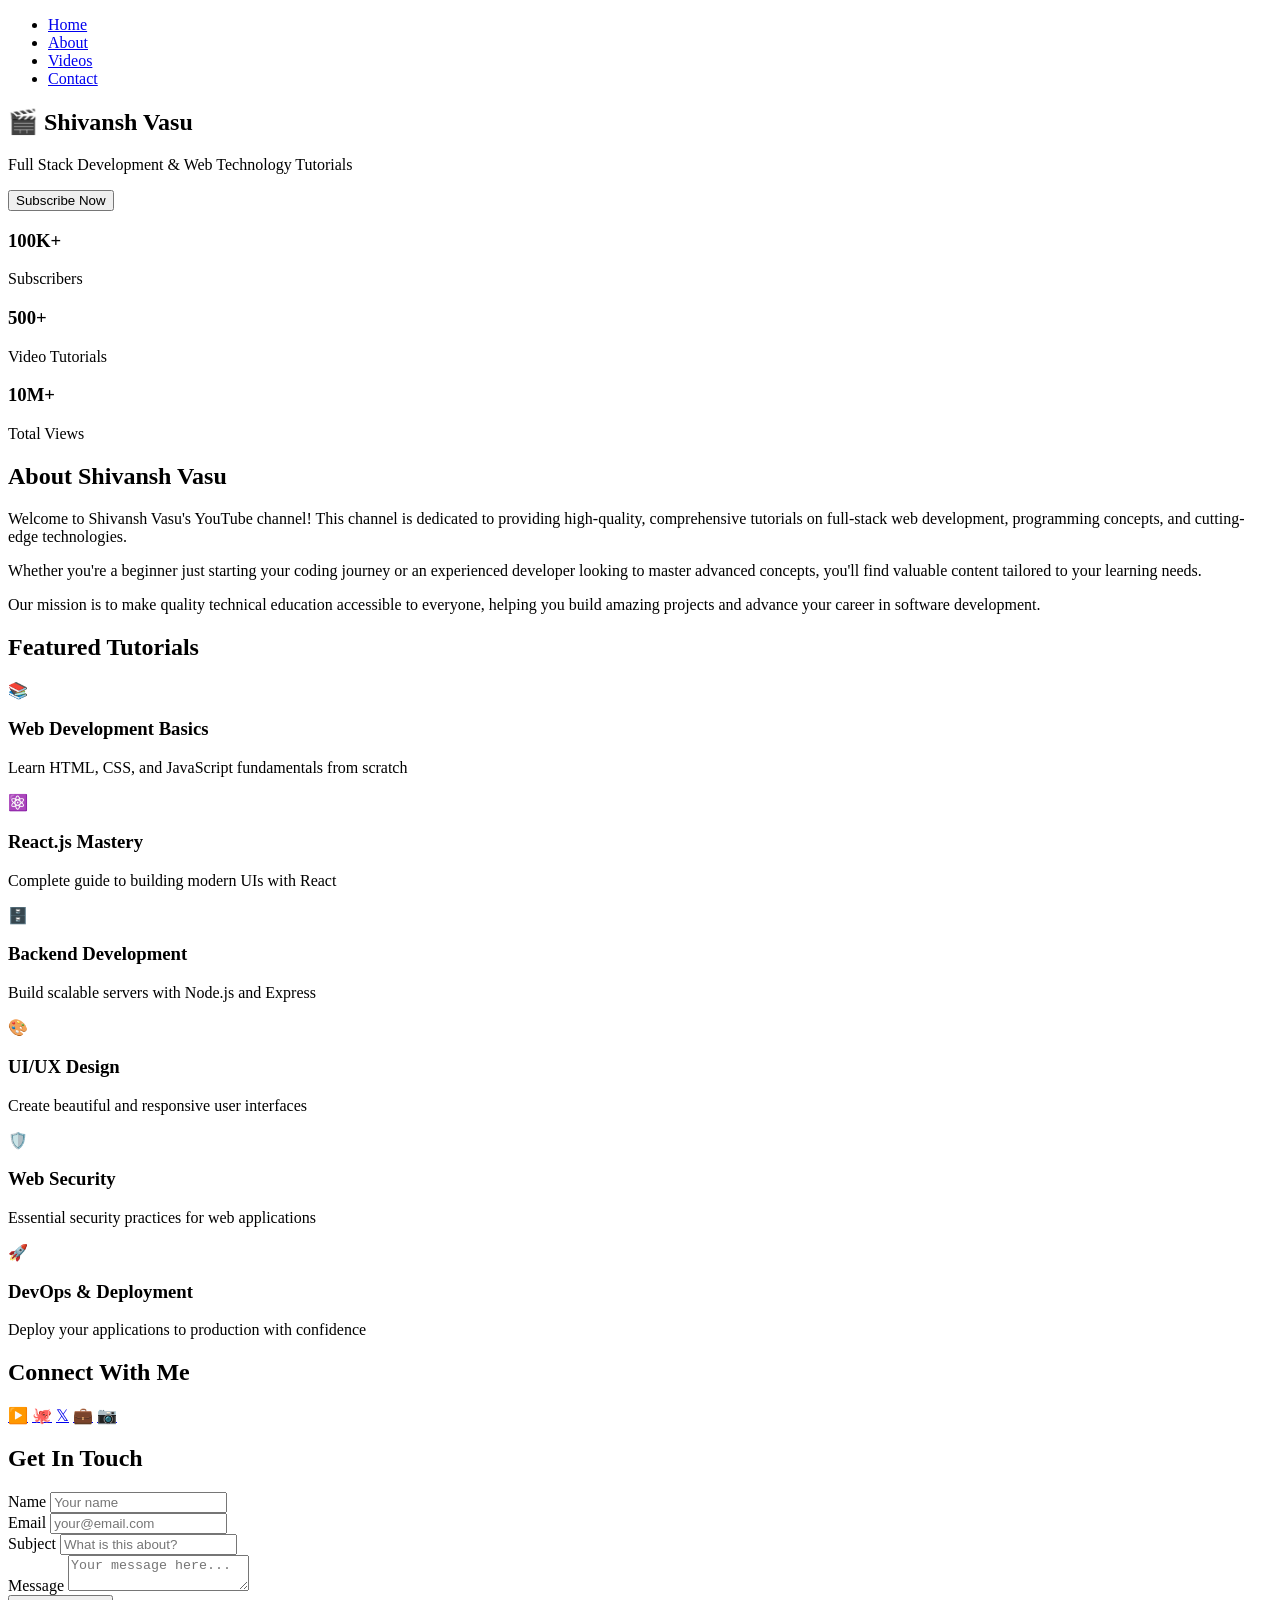
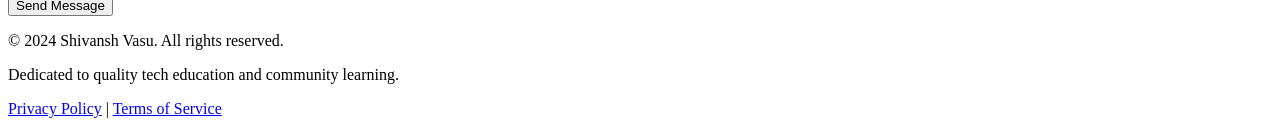
<file: Section 3/shivansh-vasu-yt.html>
<!DOCTYPE html>
<html lang="en">
<head>
    <meta charset="UTF-8">
    <meta name="viewport" content="width=device-width, initial-scale=1.0">
    <title>Shivansh Vasu - YouTube Channel</title>
    <!-- <style>
        * {
            margin: 0;
            padding: 0;
            box-sizing: border-box;
        }

        body {
            font-family: 'Segoe UI', Tahoma, Geneva, Verdana, sans-serif;
            background: #0a0e27;
            min-height: 100vh;
            color: #e0e0e0;
        }

        /* Navigation */
        nav {
            background: rgba(0, 0, 0, 0.8);
            padding: 1rem 2rem;
            position: sticky;
            top: 0;
            z-index: 100;
            backdrop-filter: blur(10px);
            padding-top: 1.5rem;
            padding-bottom: 1.5rem;
        }

        nav ul {
            list-style: none;
            display: flex;
            justify-content: center;
            gap: 2rem;
            max-width: 1200px;
            margin: 0 auto;
        }

        nav a {
            color: #fff;
            text-decoration: none;
            font-weight: 500;
            transition: color 0.3s ease;
        }

        nav a:hover {
            color: #00d4ff;
        }

        /* Header Section */
        .header {
            background: linear-gradient(135deg, #1a1f3a 0%, #0f1729 100%);
            color: white;
            padding: 4rem 2rem;
            text-align: center;
            margin-top: 2rem;
            border-bottom: 3px solid #00d4ff;
        }

        .header h1 {
            font-size: 3.5rem;
            margin-bottom: 1rem;
            text-shadow: 2px 2px 4px rgba(0, 0, 0, 0.3);
            animation: slideDown 0.8s ease;
        }

        @keyframes slideDown {
            from {
                opacity: 0;
                transform: translateY(-30px);
            }
            to {
                opacity: 1;
                transform: translateY(0);
            }
        }

        .header p {
            font-size: 1.3rem;
            margin-bottom: 2rem;
            opacity: 0.95;
        }

        .subscribe-btn {
            background: #00d4ff;
            color: #0a0e27;
            border: none;
            padding: 1rem 2.5rem;
            font-size: 1.1rem;
            border-radius: 50px;
            cursor: pointer;
            transition: all 0.3s ease;
            font-weight: bold;
            box-shadow: 0 4px 15px rgba(0, 212, 255, 0.3);
        }

        .subscribe-btn:hover {
            background: #00a8cc;
            transform: translateY(-3px);
            box-shadow: 0 6px 20px rgba(0, 212, 255, 0.5);
        }

        /* Container */
        .container {
            max-width: 1200px;
            margin: 0 auto;
            padding: 2rem;
        }

        /* About Section */
        .about {
            background: #1a1f3a;
            padding: 3rem;
            border-radius: 10px;
            margin: 3rem 0;
            box-shadow: 0 8px 32px rgba(0, 212, 255, 0.1);
            animation: fadeIn 1s ease;
            border-left: 5px solid #00d4ff;
        }

        @keyframes fadeIn {
            from {
                opacity: 0;
                transform: translateY(20px);
            }
            to {
                opacity: 1;
                transform: translateY(0);
            }
        }

        .about h2 {
            color: #00d4ff;
            font-size: 2rem;
            margin-bottom: 1.5rem;
            border-bottom: 3px solid #00d4ff;
            padding-bottom: 1rem;
        }

        .about p {
            font-size: 1.1rem;
            line-height: 1.8;
            color: #b0b0b0;
            margin-bottom: 1rem;
        }

        /* Stats Section */
        .stats {
            display: grid;
            grid-template-columns: repeat(auto-fit, minmax(250px, 1fr));
            gap: 2rem;
            margin: 3rem 0;
        }

        .stat-card {
            background: #1a1f3a;
            padding: 2rem;
            border-radius: 10px;
            text-align: center;
            box-shadow: 0 4px 15px rgba(0, 212, 255, 0.1);
            transition: transform 0.3s ease, box-shadow 0.3s ease;
            border-top: 3px solid #00d4ff;
        }

        .stat-card:hover {
            transform: translateY(-10px);
            box-shadow: 0 8px 25px rgba(0, 212, 255, 0.25);
        }

        .stat-card h3 {
            color: #00d4ff;
            font-size: 2.5rem;
            margin-bottom: 0.5rem;
        }

        .stat-card p {
            color: #a0a0a0;
            font-size: 1rem;
        }

        /* Videos Section */
        .videos {
            margin: 3rem 0;
        }

        .videos h2 {
            color: white;
            font-size: 2rem;
            margin-bottom: 2rem;
            text-align: center;
            text-shadow: 2px 2px 4px rgba(0, 0, 0, 0.3);
        }

        .video-grid {
            display: grid;
            grid-template-columns: repeat(auto-fit, minmax(300px, 1fr));
            gap: 2rem;
        }

        .video-card {
            background: #1a1f3a;
            border-radius: 10px;
            overflow: hidden;
            box-shadow: 0 4px 15px rgba(0, 212, 255, 0.1);
            transition: transform 0.3s ease, box-shadow 0.3s ease;
            cursor: pointer;
        }

        .video-card:hover {
            transform: translateY(-10px);
            box-shadow: 0 8px 25px rgba(0, 212, 255, 0.3);
        }

        .video-thumbnail {
            width: 100%;
            height: 180px;
            background: linear-gradient(135deg, #0f4c75 0%, #3282b8 100%);
            display: flex;
            align-items: center;
            justify-content: center;
            font-size: 3rem;
            color: white;
        }

        .video-info {
            padding: 1.5rem;
        }

        .video-info h3 {
            color: #00d4ff;
            margin-bottom: 0.5rem;
            font-size: 1.2rem;
        }

        .video-info p {
            color: #a0a0a0;
            font-size: 0.9rem;
            line-height: 1.5;
        }

        /* Social Links */
        .social {
            text-align: center;
            margin: 3rem 0;
            padding: 2rem;
            background: #1a1f3a;
            border-radius: 10px;
            box-shadow: 0 4px 15px rgba(0, 212, 255, 0.1);
            border: 1px solid #00d4ff;
        }

        .social h2 {
            color: #00d4ff;
            margin-bottom: 1.5rem;
        }

        .social-links {
            display: flex;
            justify-content: center;
            gap: 1.5rem;
            flex-wrap: wrap;
        }

        .social-link {
            width: 60px;
            height: 60px;
            border-radius: 50%;
            background: #00d4ff;
            display: flex;
            align-items: center;
            justify-content: center;
            color: #0a0e27;
            text-decoration: none;
            font-size: 1.5rem;
            transition: transform 0.3s ease;
            box-shadow: 0 4px 15px rgba(0, 212, 255, 0.4);
            font-weight: bold;
        }

        .social-link:hover {
            transform: scale(1.1) rotate(10deg);
            box-shadow: 0 6px 20px rgba(0, 212, 255, 0.6);
        }

        /* Contact Form */
        .contact {
            background: #1a1f3a;
            padding: 3rem;
            border-radius: 10px;
            margin: 3rem 0;
            box-shadow: 0 4px 15px rgba(0, 212, 255, 0.1);
            border-right: 5px solid #00d4ff;
        }

        .contact h2 {
            color: #00d4ff;
            margin-bottom: 1.5rem;
            font-size: 2rem;
        }

        .form-group {
            margin-bottom: 1.5rem;
        }

        .form-group label {
            display: block;
            color: #e0e0e0;
            margin-bottom: 0.5rem;
            font-weight: 500;
        }

        .form-group input,
        .form-group textarea {
            width: 100%;
            padding: 0.8rem;
            border: 2px solid #333;
            border-radius: 5px;
            font-family: inherit;
            transition: border-color 0.3s ease;
            background: #0f1729;
            color: #e0e0e0;
        }

        .form-group input:focus,
        .form-group textarea:focus {
            outline: none;
            border-color: #00d4ff;
            box-shadow: 0 0 10px rgba(0, 212, 255, 0.2);
        }

        .form-group textarea {
            resize: vertical;
            min-height: 120px;
        }

        .submit-btn {
            background: #00d4ff;
            color: #0a0e27;
            border: none;
            padding: 1rem 2rem;
            border-radius: 5px;
            cursor: pointer;
            font-size: 1rem;
            font-weight: bold;
            transition: transform 0.3s ease, box-shadow 0.3s ease;
            box-shadow: 0 4px 15px rgba(0, 212, 255, 0.3);
        }

        .submit-btn:hover {
            transform: translateY(-3px);
            box-shadow: 0 6px 20px rgba(0, 212, 255, 0.5);
        }

        /* Footer */
        footer {
            background: rgba(0, 0, 0, 0.9);
            color: white;
            text-align: center;
            padding: 2rem;
            margin-top: 3rem;
        }

        footer p {
            margin-bottom: 0.5rem;
        }

        footer a {
            color: #00d4ff;
            text-decoration: none;
            transition: color 0.3s ease;
        }

        footer a:hover {
            color: #ffffff;
        }

        /* Responsive */
        @media (max-width: 768px) {
            nav ul {
                flex-direction: column;
                gap: 1rem;
            }

            .header h1 {
                font-size: 2rem;
            }

            .header p {
                font-size: 1rem;
            }

            .about, .contact, .social {
                padding: 1.5rem;
            }

            .stats {
                grid-template-columns: 1fr;
            }
        }
    </style> -->
</head>
<body>
    <!-- Navigation -->
    <nav>
        <ul>
            <li><a href="#home">Home</a></li>
            <li><a href="#about">About</a></li>
            <li><a href="#videos">Videos</a></li>
            <li><a href="#contact">Contact</a></li>
        </ul>
    </nav>

    <!-- Header -->
    <section class="header" id="home">
        <h1>🎬 Shivansh Vasu</h1>
        <p>Full Stack Development & Web Technology Tutorials</p>
        <button class="subscribe-btn" onclick="alert('Subscribe to the channel!')">Subscribe Now</button>
    </section>

    <!-- Main Container -->
    <div class="container">
        <!-- Stats Section -->
        <section class="stats">
            <div class="stat-card">
                <h3>100K+</h3>
                <p>Subscribers</p>
            </div>
            <div class="stat-card">
                <h3>500+</h3>
                <p>Video Tutorials</p>
            </div>
            <div class="stat-card">
                <h3>10M+</h3>
                <p>Total Views</p>
            </div>
        </section>

        <!-- About Section -->
        <section class="about" id="about">
            <h2>About Shivansh Vasu</h2>
            <p>
                Welcome to Shivansh Vasu's YouTube channel! This channel is dedicated to providing high-quality, 
                comprehensive tutorials on full-stack web development, programming concepts, and cutting-edge technologies.
            </p>
            <p>
                Whether you're a beginner just starting your coding journey or an experienced developer looking to 
                master advanced concepts, you'll find valuable content tailored to your learning needs.
            </p>
            <p>
                Our mission is to make quality technical education accessible to everyone, helping you build amazing 
                projects and advance your career in software development.
            </p>
        </section>

        <!-- Videos Section -->
        <section class="videos" id="videos">
            <h2>Featured Tutorials</h2>
            <div class="video-grid">
                <div class="video-card">
                    <div class="video-thumbnail">📚</div>
                    <div class="video-info">
                        <h3>Web Development Basics</h3>
                        <p>Learn HTML, CSS, and JavaScript fundamentals from scratch</p>
                    </div>
                </div>
                <div class="video-card">
                    <div class="video-thumbnail">⚛️</div>
                    <div class="video-info">
                        <h3>React.js Mastery</h3>
                        <p>Complete guide to building modern UIs with React</p>
                    </div>
                </div>
                <div class="video-card">
                    <div class="video-thumbnail">🗄️</div>
                    <div class="video-info">
                        <h3>Backend Development</h3>
                        <p>Build scalable servers with Node.js and Express</p>
                    </div>
                </div>
                <div class="video-card">
                    <div class="video-thumbnail">🎨</div>
                    <div class="video-info">
                        <h3>UI/UX Design</h3>
                        <p>Create beautiful and responsive user interfaces</p>
                    </div>
                </div>
                <div class="video-card">
                    <div class="video-thumbnail">🛡️</div>
                    <div class="video-info">
                        <h3>Web Security</h3>
                        <p>Essential security practices for web applications</p>
                    </div>
                </div>
                <div class="video-card">
                    <div class="video-thumbnail">🚀</div>
                    <div class="video-info">
                        <h3>DevOps & Deployment</h3>
                        <p>Deploy your applications to production with confidence</p>
                    </div>
                </div>
            </div>
        </section>

        <!-- Social Links -->
        <section class="social">
            <h2>Connect With Me</h2>
            <div class="social-links">
                <a href="#" class="social-link" title="YouTube">▶️</a>
                <a href="#" class="social-link" title="GitHub">🐙</a>
                <a href="#" class="social-link" title="Twitter">𝕏</a>
                <a href="#" class="social-link" title="LinkedIn">💼</a>
                <a href="#" class="social-link" title="Instagram">📷</a>
            </div>
        </section>

        <!-- Contact Section -->
        <section class="contact" id="contact">
            <h2>Get In Touch</h2>
            <form onsubmit="handleSubmit(event)">
                <div class="form-group">
                    <label for="name">Name</label>
                    <input type="text" id="name" required placeholder="Your name">
                </div>
                <div class="form-group">
                    <label for="email">Email</label>
                    <input type="email" id="email" required placeholder="your@email.com">
                </div>
                <div class="form-group">
                    <label for="subject">Subject</label>
                    <input type="text" id="subject" required placeholder="What is this about?">
                </div>
                <div class="form-group">
                    <label for="message">Message</label>
                    <textarea id="message" required placeholder="Your message here..."></textarea>
                </div>
                <button type="submit" class="submit-btn">Send Message</button>
            </form>
        </section>
    </div>

    <!-- Footer -->
    <footer>
        <p>&copy; 2024 Shivansh Vasu. All rights reserved.</p>
        <p>Dedicated to quality tech education and community learning.</p>
        <p><a href="#">Privacy Policy</a> | <a href="#">Terms of Service</a></p>
    </footer>

    <script>
        function handleSubmit(event) {
            event.preventDefault();
            const name = document.getElementById('name').value;
            alert(`Thank you, ${name}! Your message has been received.`);
            event.target.reset();
        }
    </script>
</body>
</html>
</file>
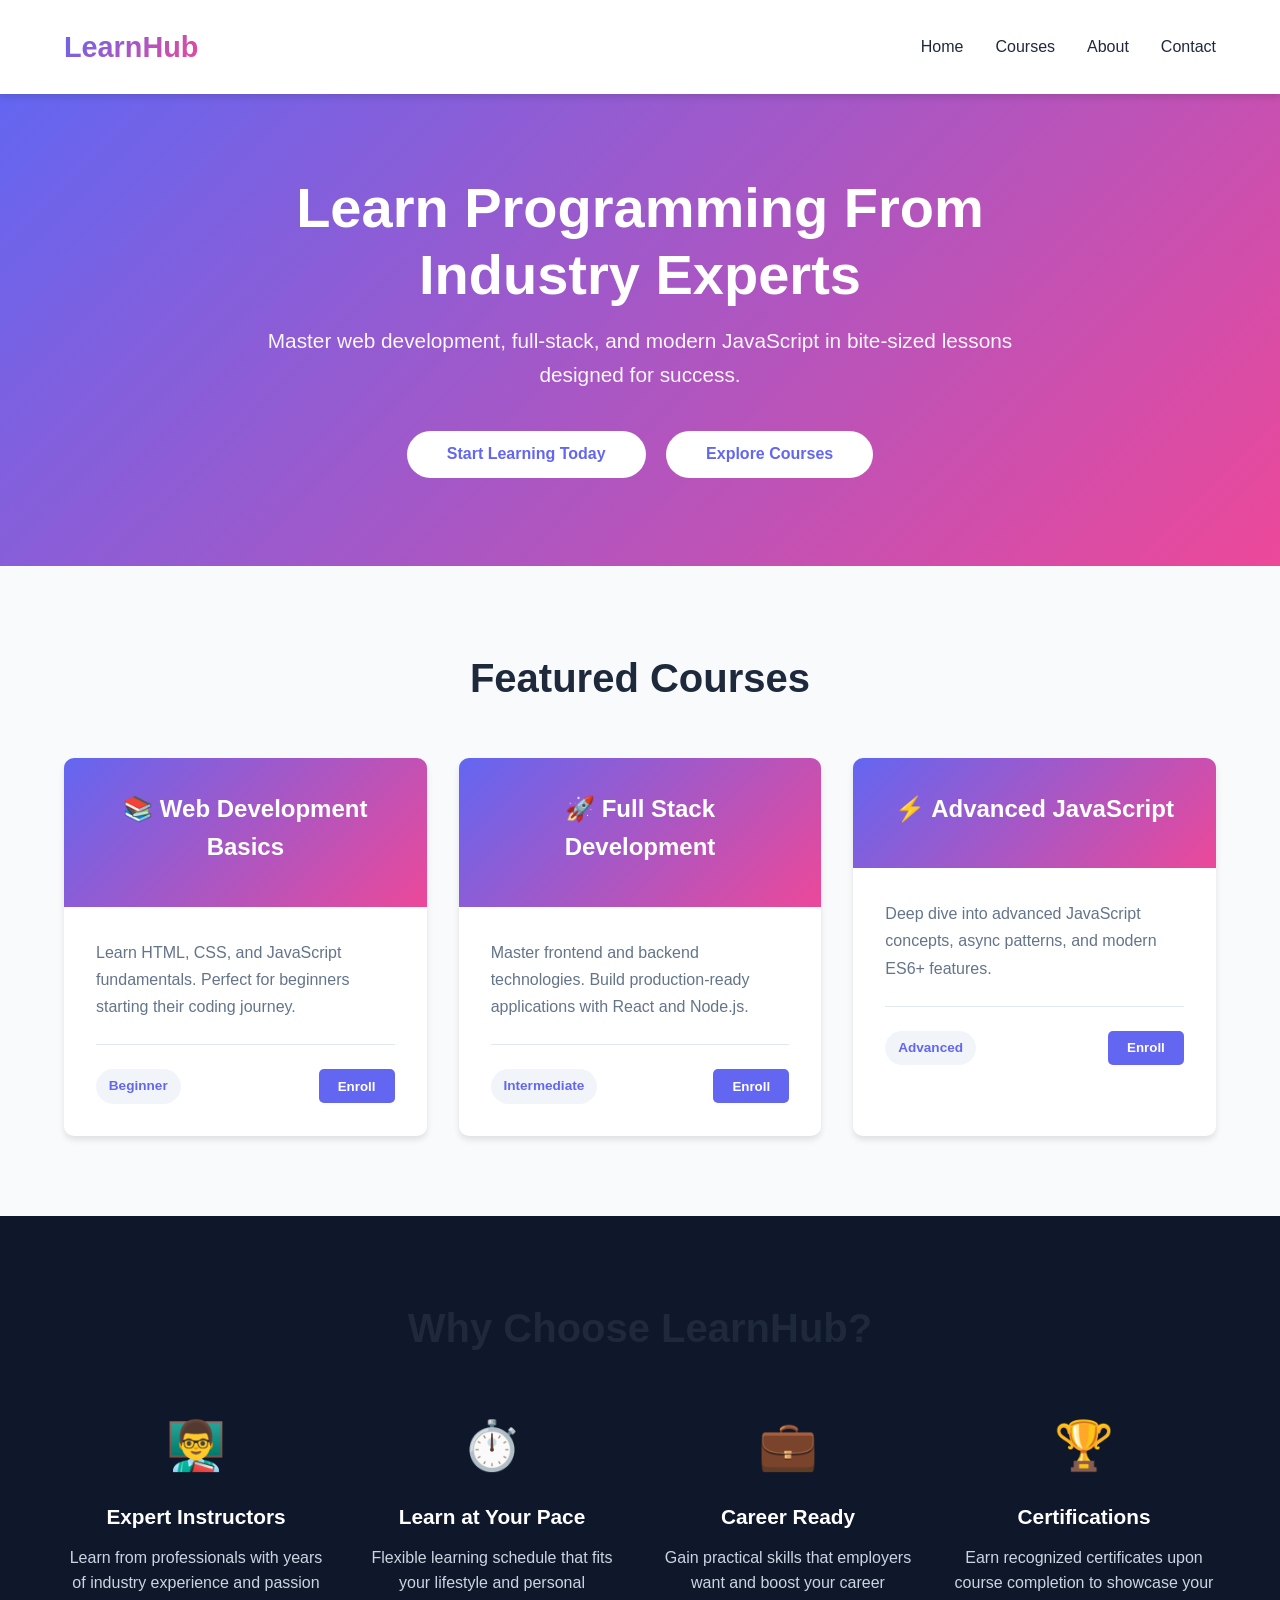
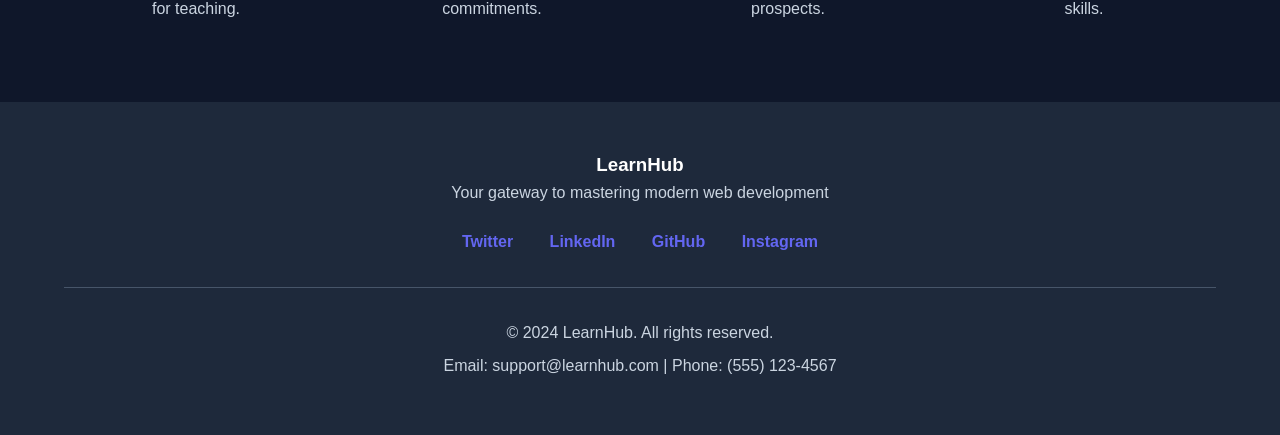
<file: Section 3/first/first.html>
<!DOCTYPE html>
<html lang="en">

<head>
    <meta charset="UTF-8">
    <meta name="viewport" content="width=device-width, initial-scale=1.0">
    <meta name="description" content="Learn programming and web development from industry experts.">
    <title>LearnHub - Online Learning Platform</title>
    <style>
        * {
            margin: 0;
            padding: 0;
            box-sizing: border-box;
        }

        :root {
            --primary-color: #6366f1;
            --secondary-color: #ec4899;
            --dark-bg: #0f172a;
            --light-bg: #f8fafc;
            --text-dark: #1e293b;
            --text-light: #64748b;
            --white: #ffffff;
            --shadow: 0 4px 6px rgba(0, 0, 0, 0.1);
        }

        body {
            font-family: 'Segoe UI', Tahoma, Geneva, Verdana, sans-serif;
            line-height: 1.6;
            color: var(--text-dark);
            background-color: var(--light-bg);
        }

        /* Header & Navigation */
        header {
            background: var(--white);
            box-shadow: var(--shadow);
            position: sticky;
            top: 0;
            z-index: 100;
        }

        nav {
            display: flex;
            justify-content: space-between;
            align-items: center;
            padding: 1.5rem 5%;
            max-width: 1400px;
            margin: 0 auto;
        }

        .logo {
            font-size: 1.8rem;
            font-weight: 700;
            background: linear-gradient(135deg, var(--primary-color), var(--secondary-color));
            -webkit-background-clip: text;
            -webkit-text-fill-color: transparent;
            background-clip: text;
        }

        nav ul {
            display: flex;
            list-style: none;
            gap: 2rem;
        }

        nav a {
            text-decoration: none;
            color: var(--text-dark);
            font-weight: 500;
            transition: color 0.3s;
        }

        nav a:hover {
            color: var(--primary-color);
        }

        /* Hero Section */
        .hero {
            background: linear-gradient(135deg, var(--primary-color), var(--secondary-color));
            color: var(--white);
            padding: 5rem 5%;
            text-align: center;
        }

        .hero-content {
            max-width: 800px;
            margin: 0 auto;
        }

        .hero h1 {
            font-size: 3.5rem;
            margin-bottom: 1rem;
            line-height: 1.2;
        }

        .hero p {
            font-size: 1.3rem;
            margin-bottom: 2rem;
            opacity: 0.95;
        }

        .cta-button {
            background: var(--white);
            color: var(--primary-color);
            padding: 0.9rem 2.5rem;
            border: none;
            border-radius: 50px;
            font-size: 1rem;
            font-weight: 600;
            cursor: pointer;
            transition: all 0.3s;
            display: inline-block;
            margin: 0.5rem;
        }

        .cta-button:hover {
            transform: translateY(-3px);
            box-shadow: 0 10px 20px rgba(0, 0, 0, 0.2);
        }

        /* Courses Section */
        .courses-section {
            padding: 5rem 5%;
            max-width: 1400px;
            margin: 0 auto;
        }

        .section-title {
            text-align: center;
            font-size: 2.5rem;
            margin-bottom: 3rem;
            color: var(--text-dark);
        }

        .courses-grid {
            display: grid;
            grid-template-columns: repeat(auto-fit, minmax(300px, 1fr));
            gap: 2rem;
        }

        .course-card {
            background: var(--white);
            border-radius: 10px;
            overflow: hidden;
            box-shadow: var(--shadow);
            transition: all 0.3s;
            cursor: pointer;
        }

        .course-card:hover {
            transform: translateY(-5px);
            box-shadow: 0 10px 20px rgba(0, 0, 0, 0.15);
        }

        .course-header {
            background: linear-gradient(135deg, var(--primary-color), var(--secondary-color));
            color: var(--white);
            padding: 2rem;
            text-align: center;
        }

        .course-header h3 {
            font-size: 1.5rem;
            margin-bottom: 0.5rem;
        }

        .course-body {
            padding: 2rem;
        }

        .course-body p {
            color: var(--text-light);
            margin-bottom: 1.5rem;
            line-height: 1.7;
        }

        .course-footer {
            display: flex;
            justify-content: space-between;
            align-items: center;
            margin-top: 1.5rem;
            padding-top: 1.5rem;
            border-top: 1px solid #e2e8f0;
        }

        .level {
            background: #f1f5f9;
            color: var(--primary-color);
            padding: 0.4rem 0.8rem;
            border-radius: 20px;
            font-size: 0.85rem;
            font-weight: 600;
        }

        .enroll-btn {
            background: var(--primary-color);
            color: var(--white);
            padding: 0.6rem 1.2rem;
            border: none;
            border-radius: 5px;
            cursor: pointer;
            font-weight: 600;
            transition: all 0.3s;
            text-decoration: none;
            display: inline-block;
        }

        .enroll-btn:hover {
            background: var(--secondary-color);
        }

        /* Features Section */
        .features-section {
            background: var(--dark-bg);
            color: var(--white);
            padding: 5rem 5%;
        }

        .features-grid {
            display: grid;
            grid-template-columns: repeat(auto-fit, minmax(250px, 1fr));
            gap: 2rem;
            max-width: 1400px;
            margin: 0 auto;
        }

        .feature {
            text-align: center;
        }

        .feature-icon {
            font-size: 3rem;
            margin-bottom: 1rem;
        }

        .feature h3 {
            font-size: 1.3rem;
            margin-bottom: 0.7rem;
        }

        .feature p {
            color: #cbd5e1;
        }

        /* Footer */
        footer {
            background: var(--text-dark);
            color: var(--white);
            padding: 3rem 5%;
            text-align: center;
        }

        .footer-content {
            max-width: 1400px;
            margin: 0 auto;
        }

        .footer-content p {
            margin-bottom: 0.5rem;
            color: #cbd5e1;
        }

        .social-links {
            margin: 1.5rem 0;
        }

        .social-links a {
            color: var(--primary-color);
            margin: 0 1rem;
            text-decoration: none;
            font-weight: 600;
        }

        .social-links a:hover {
            color: var(--secondary-color);
        }

        .divider {
            border: none;
            border-top: 1px solid #475569;
            margin: 2rem 0;
        }

        /* Responsive */
        @media (max-width: 768px) {
            .hero h1 {
                font-size: 2rem;
            }

            nav ul {
                gap: 1rem;
            }

            .section-title {
                font-size: 1.8rem;
            }
        }
    </style>
</head>

<body>
    <!-- Navigation -->
    <header>
        <nav>
            <div class="logo">LearnHub</div>
            <ul>
                <li><a href="#home">Home</a></li>
                <li><a href="#courses">Courses</a></li>
                <li><a href="#about">About</a></li>
                <li><a href="#contact">Contact</a></li>
            </ul>
        </nav>
    </header>

    <!-- Hero Section -->
    <section class="hero" id="home">
        <div class="hero-content">
            <h1>Learn Programming From Industry Experts</h1>
            <p>Master web development, full-stack, and modern JavaScript in bite-sized lessons designed for success.</p>
            <button class="cta-button">Start Learning Today</button>
            <button class="cta-button">Explore Courses</button>
        </div>
    </section>

    <!-- Courses Section -->
    <section class="courses-section" id="courses">
        <h2 class="section-title">Featured Courses</h2>
        <div class="courses-grid">
            <div class="course-card">
                <div class="course-header">
                    <h3>📚 Web Development Basics</h3>
                </div>
                <div class="course-body">
                    <p>Learn HTML, CSS, and JavaScript fundamentals. Perfect for beginners starting their coding journey.</p>
                    <div class="course-footer">
                        <span class="level">Beginner</span>
                        <button class="enroll-btn">Enroll</button>
                    </div>
                </div>
            </div>

            <div class="course-card">
                <div class="course-header">
                    <h3>🚀 Full Stack Development</h3>
                </div>
                <div class="course-body">
                    <p>Master frontend and backend technologies. Build production-ready applications with React and Node.js.</p>
                    <div class="course-footer">
                        <span class="level">Intermediate</span>
                        <button class="enroll-btn">Enroll</button>
                    </div>
                </div>
            </div>

            <div class="course-card">
                <div class="course-header">
                    <h3>⚡ Advanced JavaScript</h3>
                </div>
                <div class="course-body">
                    <p>Deep dive into advanced JavaScript concepts, async patterns, and modern ES6+ features.</p>
                    <div class="course-footer">
                        <span class="level">Advanced</span>
                        <button class="enroll-btn">Enroll</button>
                    </div>
                </div>
            </div>
        </div>
    </section>

    <!-- Features Section -->
    <section class="features-section">
        <h2 class="section-title">Why Choose LearnHub?</h2>
        <div class="features-grid">
            <div class="feature">
                <div class="feature-icon">👨‍🏫</div>
                <h3>Expert Instructors</h3>
                <p>Learn from professionals with years of industry experience and passion for teaching.</p>
            </div>
            <div class="feature">
                <div class="feature-icon">⏱️</div>
                <h3>Learn at Your Pace</h3>
                <p>Flexible learning schedule that fits your lifestyle and personal commitments.</p>
            </div>
            <div class="feature">
                <div class="feature-icon">💼</div>
                <h3>Career Ready</h3>
                <p>Gain practical skills that employers want and boost your career prospects.</p>
            </div>
            <div class="feature">
                <div class="feature-icon">🏆</div>
                <h3>Certifications</h3>
                <p>Earn recognized certificates upon course completion to showcase your skills.</p>
            </div>
        </div>
    </section>

    <!-- Footer -->
    <footer>
        <div class="footer-content">
            <h3>LearnHub</h3>
            <p>Your gateway to mastering modern web development</p>
            <div class="social-links">
                <a href="#">Twitter</a>
                <a href="#">LinkedIn</a>
                <a href="#">GitHub</a>
                <a href="#">Instagram</a>
            </div>
            <hr class="divider">
            <p>&copy; 2024 LearnHub. All rights reserved.</p>
            <p>Email: support@learnhub.com | Phone: (555) 123-4567</p>
        </div>
    </footer>
</body>

</html>
</file>
<file: Section 4/style.css>
* {
    margin: 0;
    padding: 0;
    box-sizing: border-box;
}

:root {
    --primary-color: #6366f1;
    --secondary-color: #10b981;
    --text-dark: #1f2937;
    --text-light: #6b7280;
    --bg-light: #f9fafb;
    --white: #ffffff;
    --shadow: 0 10px 30px rgba(0, 0, 0, 0.1);
}

body {
    font-family: 'Segoe UI', Tahoma, Geneva, Verdana, sans-serif;
    line-height: 1.6;
    color: var(--text-dark);
    background-color: var(--white);
}

.container {
    max-width: 1200px;
    margin: 0 auto;
    padding: 0 20px;
}

/* Navigation */
.navbar {
    background-color: var(--white);
    box-shadow: 0 2px 8px rgba(0, 0, 0, 0.05);
    position: sticky;
    top: 0;
    z-index: 1000;
}

.navbar .container {
    display: flex;
    justify-content: space-between;
    align-items: center;
    padding: 1rem 20px;
}

.logo {
    font-size: 1.5rem;
    font-weight: bold;
    color: var(--primary-color);
}

.nav-links {
    display: flex;
    list-style: none;
    gap: 2rem;
}

.nav-links a {
    color: var(--text-dark);
    text-decoration: none;
    font-weight: 500;
    transition: color 0.3s ease;
}

.nav-links a:hover {
    color: var(--primary-color);
}

/* Hero Section */
.hero {
    background: linear-gradient(135deg, var(--primary-color) 0%, #8b5cf6 100%);
    color: var(--white);
    padding: 100px 20px;
    text-align: center;
}

.hero-content h1 {
    font-size: 3rem;
    margin-bottom: 1rem;
    font-weight: 700;
}

.hero-content p {
    font-size: 1.25rem;
    margin-bottom: 2rem;
    opacity: 0.95;
    max-width: 600px;
    margin-left: auto;
    margin-right: auto;
}

/* Buttons */
.btn {
    padding: 12px 28px;
    border: none;
    border-radius: 6px;
    font-size: 1rem;
    font-weight: 600;
    cursor: pointer;
    transition: all 0.3s ease;
    display: inline-block;
    text-decoration: none;
}

.btn-primary {
    background-color: var(--primary-color);
    color: var(--white);
}

.btn-primary:hover {
    background-color: #4f46e5;
    transform: translateY(-2px);
    box-shadow: var(--shadow);
}

.btn-secondary {
    background-color: var(--white);
    color: var(--primary-color);
    border: 2px solid var(--primary-color);
}

.btn-secondary:hover {
    background-color: var(--primary-color);
    color: var(--white);
}

.btn-large {
    padding: 15px 40px;
    font-size: 1.1rem;
}

/* Features Section */
.features {
    padding: 80px 20px;
    background-color: var(--bg-light);
}

.features h2 {
    text-align: center;
    font-size: 2.5rem;
    margin-bottom: 3rem;
    color: var(--text-dark);
}

.features-grid {
    display: grid;
    grid-template-columns: repeat(auto-fit, minmax(280px, 1fr));
    gap: 2rem;
}

.feature-card {
    background-color: var(--white);
    padding: 2rem;
    border-radius: 10px;
    text-align: center;
    box-shadow: var(--shadow);
    transition: transform 0.3s ease, box-shadow 0.3s ease;
}

.feature-card:hover {
    transform: translateY(-5px);
    box-shadow: 0 15px 40px rgba(0, 0, 0, 0.15);
}

.feature-icon {
    font-size: 3rem;
    margin-bottom: 1rem;
}

.feature-card h3 {
    font-size: 1.5rem;
    margin-bottom: 0.5rem;
    color: var(--primary-color);
}

.feature-card p {
    color: var(--text-light);
}

/* Pricing Section */
.pricing {
    padding: 80px 20px;
    background-color: var(--white);
}

.pricing h2 {
    text-align: center;
    font-size: 2.5rem;
    margin-bottom: 3rem;
    color: var(--text-dark);
}

.pricing-grid {
    display: grid;
    grid-template-columns: repeat(auto-fit, minmax(300px, 1fr));
    gap: 2rem;
    max-width: 1000px;
    margin: 0 auto;
}

.pricing-card {
    background-color: var(--bg-light);
    padding: 2.5rem;
    border-radius: 10px;
    border: 2px solid transparent;
    text-align: center;
    transition: all 0.3s ease;
}

.pricing-card.featured {
    background-color: var(--primary-color);
    color: var(--white);
    border-color: var(--primary-color);
    transform: scale(1.05);
}

.pricing-card h3 {
    font-size: 1.5rem;
    margin-bottom: 1rem;
}

.pricing-card .price {
    font-size: 2.5rem;
    font-weight: 700;
    margin-bottom: 0.5rem;
}

.pricing-card .price span {
    font-size: 1rem;
    font-weight: 400;
}

.features-list {
    list-style: none;
    margin: 2rem 0;
    text-align: left;
}

.features-list li {
    padding: 0.7rem 0;
    border-bottom: 1px solid rgba(0, 0, 0, 0.1);
}

.pricing-card.featured .features-list li {
    border-bottom-color: rgba(255, 255, 255, 0.2);
}

.pricing-card:hover {
    box-shadow: var(--shadow);
}

/* CTA Section */
.cta {
    background: linear-gradient(135deg, var(--primary-color) 0%, #8b5cf6 100%);
    color: var(--white);
    padding: 60px 20px;
    text-align: center;
}

.cta h2 {
    font-size: 2.5rem;
    margin-bottom: 1rem;
}

.cta p {
    font-size: 1.1rem;
    margin-bottom: 2rem;
    opacity: 0.95;
}

/* Footer */
.footer {
    background-color: var(--text-dark);
    color: var(--white);
    padding: 2rem;
    text-align: center;
}

/* Responsive Design */
@media (max-width: 768px) {
    .hero-content h1 {
        font-size: 2rem;
    }

    .hero-content p {
        font-size: 1rem;
    }

    .nav-links {
        gap: 1rem;
    }

    .features h2,
    .pricing h2,
    .cta h2 {
        font-size: 1.8rem;
    }

    .pricing-card.featured {
        transform: scale(1);
    }
}

@media (max-width: 480px) {
    .nav-links {
        flex-direction: column;
        gap: 0.5rem;
        font-size: 0.9rem;
    }

    .hero-content h1 {
        font-size: 1.5rem;
    }

    .btn {
        padding: 10px 20px;
        font-size: 0.9rem;
    }
}
</file>
<file: JS/Expense tracker JS/style.css>
body {
  background: #f4f7fb;
  color: #1f2937;
}

main {
  max-width: 900px;
}

.card {
  border-radius: 18px;
}

#expense-table-body tr td {
  vertical-align: middle;
}

.btn-delete {
  min-width: 95px;
}
</file>
<file: CSS/styles.css>
:root {
  --bg: #07111f;
  --surface: #101b2d;
  --surface-2: #16253d;
  --text: #f4f7fb;
  --muted: #9fb0c7;
  --primary: #5b7cff;
  --accent: #3dd6c4;
  --border: rgba(255,255,255,0.1);
}

* {
  box-sizing: border-box;
}

body {
  margin: 0;
  font-family: 'Poppins', sans-serif;
  color: var(--text);
  background: linear-gradient(135deg, #06101f 0%, #11213b 100%);
  line-height: 1.6;
}

a {
  text-decoration: none;
  color: inherit;
}

.container {
  width: min(1120px, 92%);
  margin: 0 auto;
}

.hero {
  padding: 24px 0 72px;
}

.nav {
  display: flex;
  justify-content: space-between;
  align-items: center;
  padding: 14px 22px;
  border: 1px solid var(--border);
  border-radius: 999px;
  background: rgba(10, 17, 29, 0.65);
  backdrop-filter: blur(12px);
}

.logo {
  font-weight: 700;
  letter-spacing: 0.08em;
  text-transform: uppercase;
}

.nav-links {
  display: flex;
  gap: 20px;
  color: var(--muted);
}

.hero-content {
  display: grid;
  grid-template-columns: 1.1fr 0.9fr;
  gap: 36px;
  align-items: center;
  padding: 56px 0 0;
}

.eyebrow {
  display: inline-block;
  padding: 6px 12px;
  border-radius: 999px;
  background: rgba(93, 124, 255, 0.16);
  color: #dfe7ff;
  font-size: 0.85rem;
  margin-bottom: 14px;
}

.hero h1 {
  font-size: clamp(2rem, 4vw, 3.3rem);
  line-height: 1.1;
  margin: 0 0 14px;
}

.hero p {
  color: var(--muted);
  max-width: 620px;
}

.hero-actions {
  display: flex;
  flex-wrap: wrap;
  gap: 14px;
  margin-top: 24px;
}

.btn {
  display: inline-block;
  padding: 12px 18px;
  border-radius: 999px;
  font-weight: 600;
}

.btn-primary {
  background: linear-gradient(120deg, var(--primary), var(--accent));
  color: white;
}

.btn-secondary {
  border: 1px solid var(--border);
  background: rgba(255,255,255,0.04);
}

.hero-card {
  padding: 24px;
  border: 1px solid var(--border);
  border-radius: 24px;
  background: linear-gradient(145deg, rgba(255,255,255,0.08), rgba(255,255,255,0.03));
  box-shadow: 0 20px 50px rgba(0, 0, 0, 0.25);
}

.card-top {
  display: flex;
  justify-content: space-between;
  align-items: center;
  margin-bottom: 16px;
  color: #d8e6ff;
}

.metric-list {
  list-style: none;
  padding: 0;
  margin: 0;
  display: grid;
  gap: 12px;
}

.metric-list li {
  display: flex;
  justify-content: space-between;
  padding: 12px 14px;
  border-radius: 14px;
  background: rgba(255,255,255,0.05);
}

.features {
  padding: 24px 0 72px;
}

.section-title {
  text-align: center;
  margin-bottom: 28px;
}

.features-grid {
  display: grid;
  grid-template-columns: repeat(3, 1fr);
  gap: 20px;
}

.feature-card {
  padding: 22px;
  border-radius: 18px;
  background: var(--surface);
  border: 1px solid var(--border);
}

.feature-card h3 {
  margin-top: 0;
  margin-bottom: 8px;
}

.feature-card p {
  color: var(--muted);
  margin: 0;
}

.stats {
  padding: 0 0 72px;
}

.stats-grid {
  display: flex;
  flex-wrap: wrap;
  justify-content: space-between;
  gap: 16px;
  padding: 24px;
  border-radius: 20px;
  border: 1px solid var(--border);
  background: rgba(255,255,255,0.04);
}

.stat-box {
  flex: 1 1 180px;
  text-align: center;
}

.stat-box strong {
  display: block;
  font-size: 1.5rem;
  color: #ffffff;
}

.footer {
  padding: 0 0 32px;
  text-align: center;
  color: var(--muted);
}

@media (max-width: 800px) {
  .hero-content {
    grid-template-columns: 1fr;
  }

  .features-grid {
    grid-template-columns: 1fr;
  }
}
</file>
